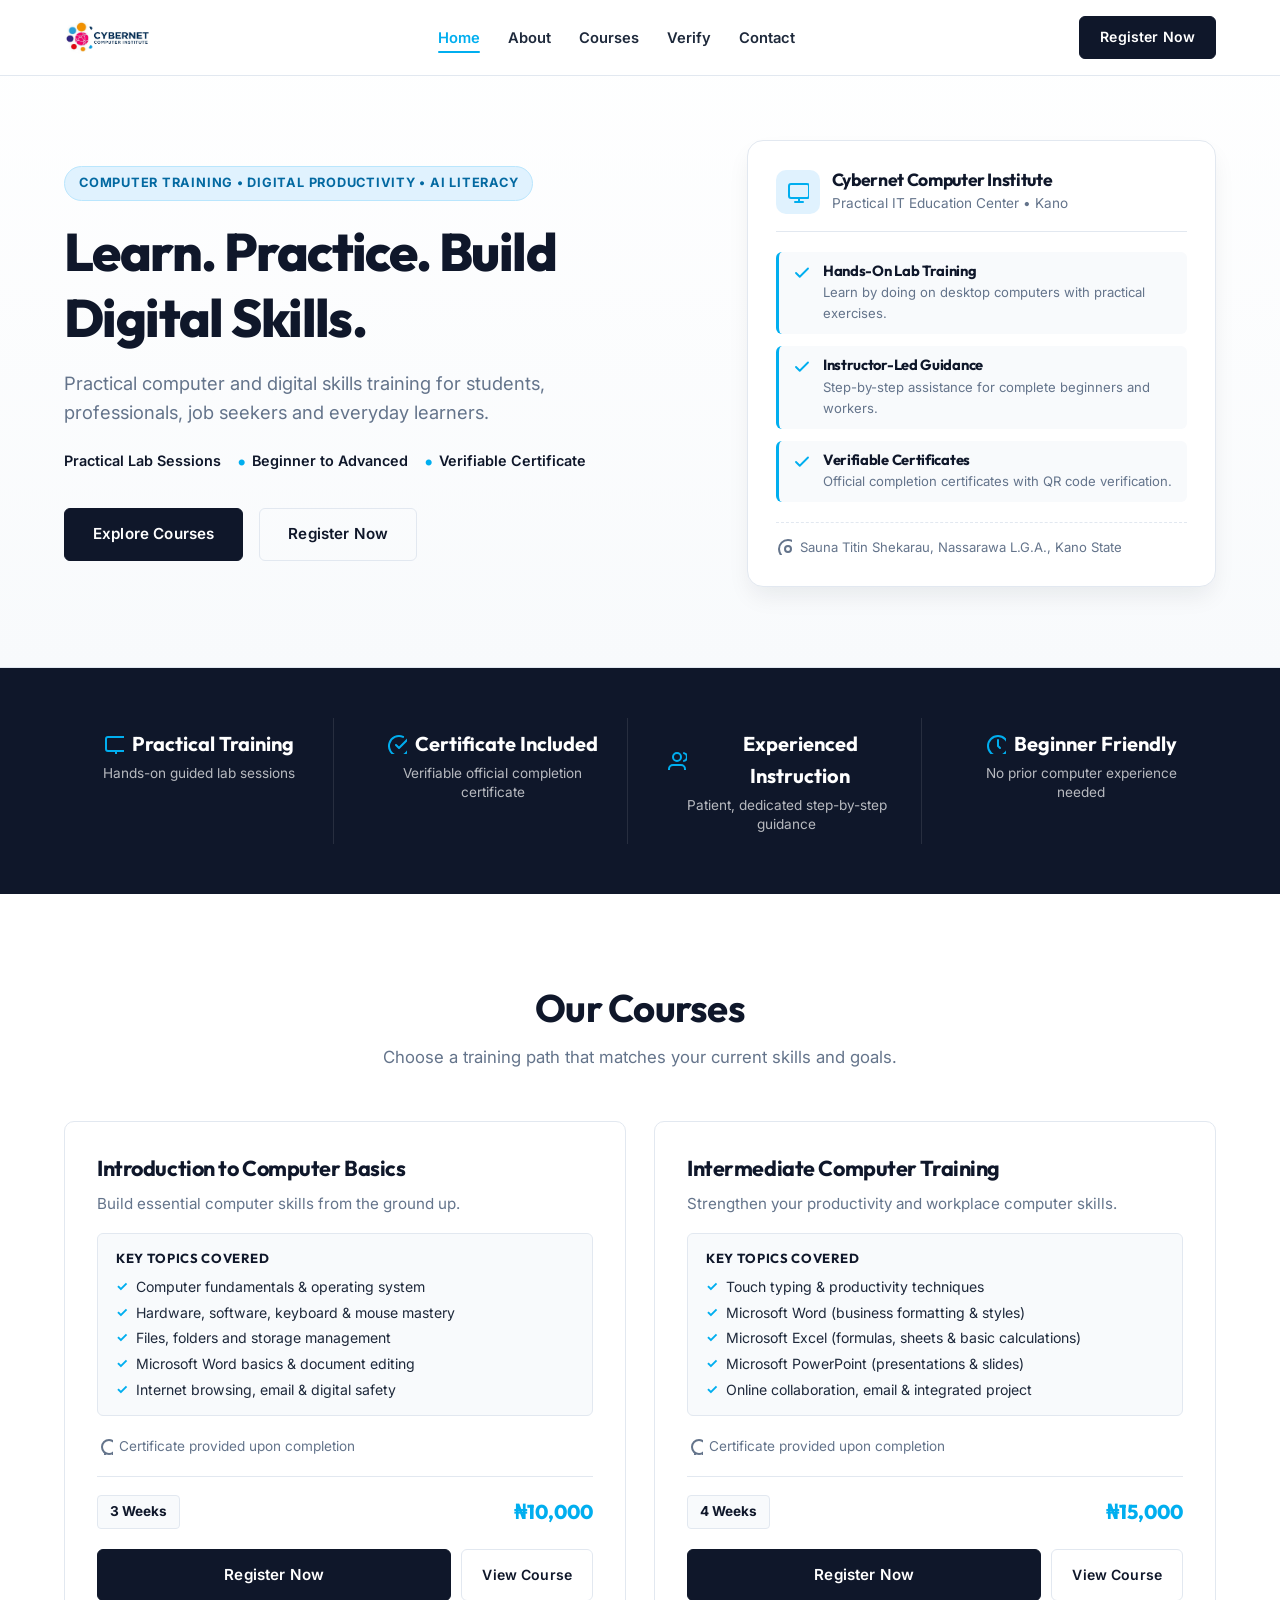
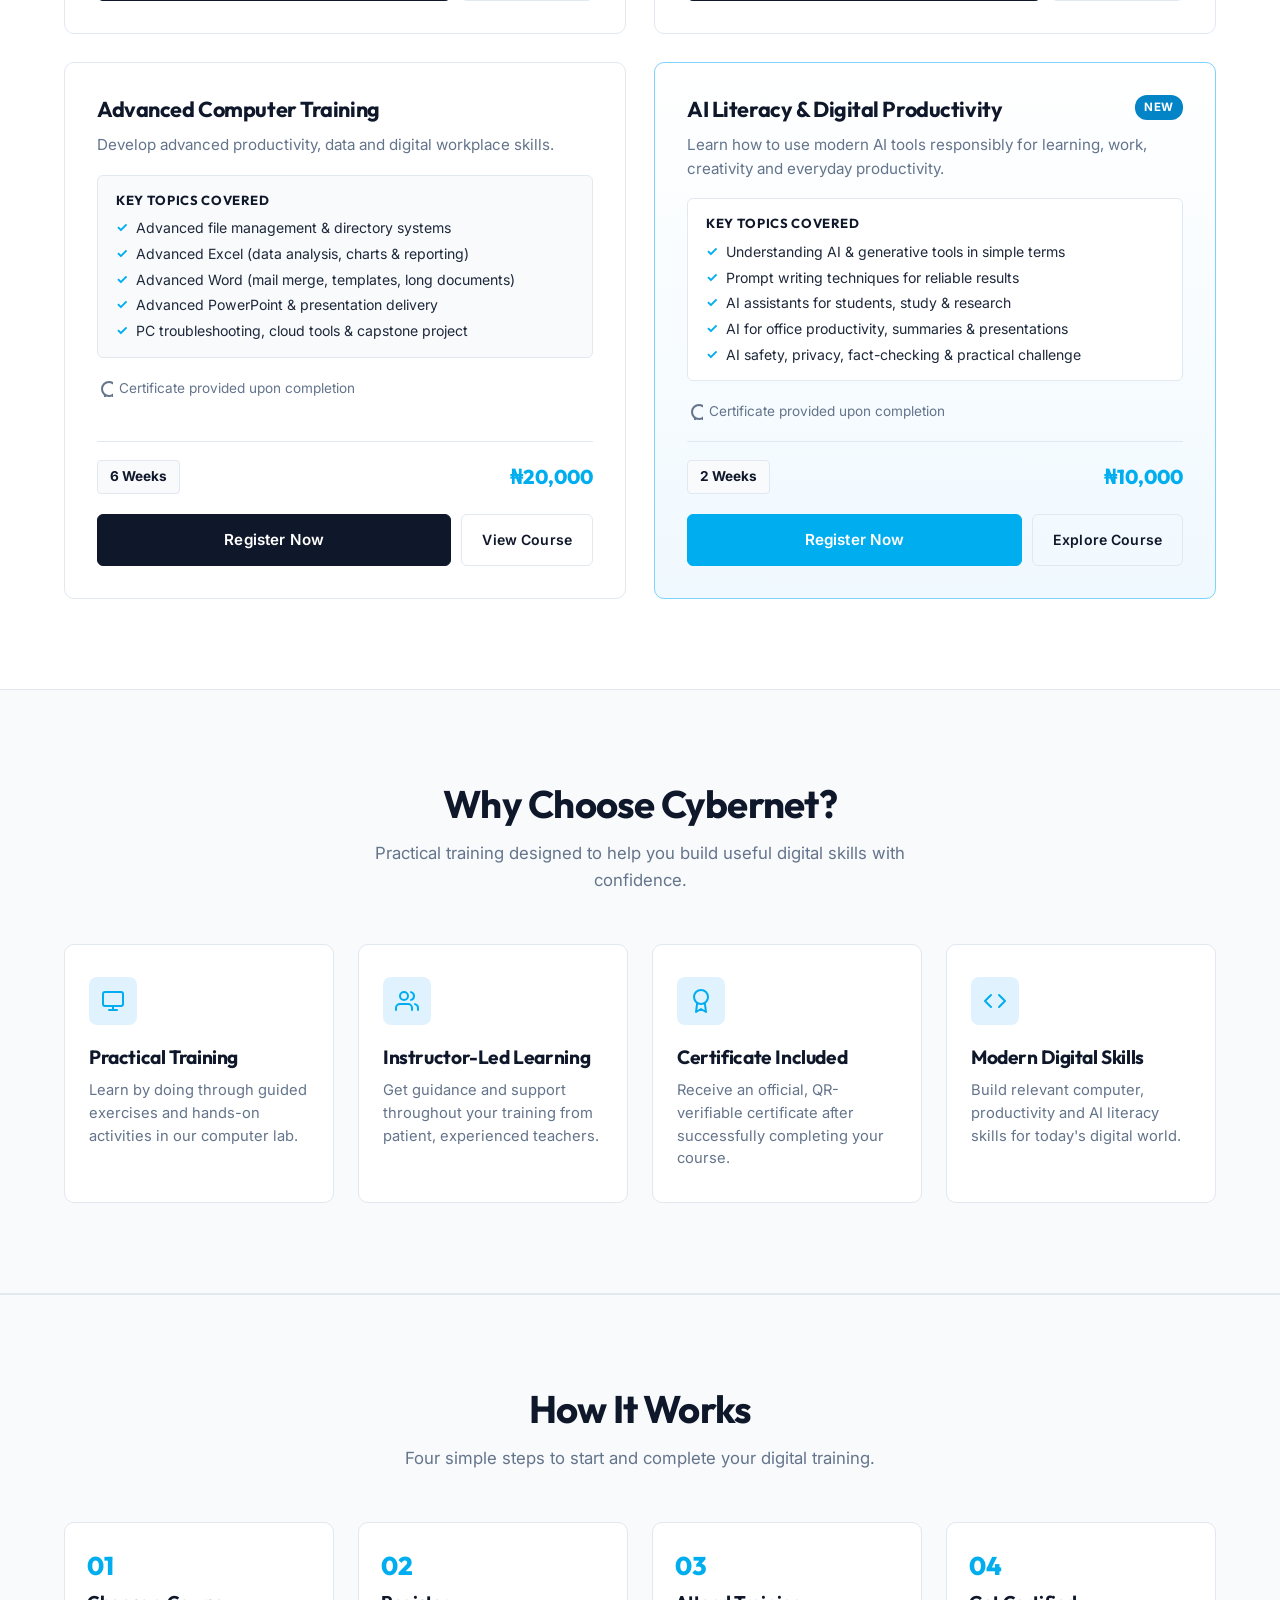
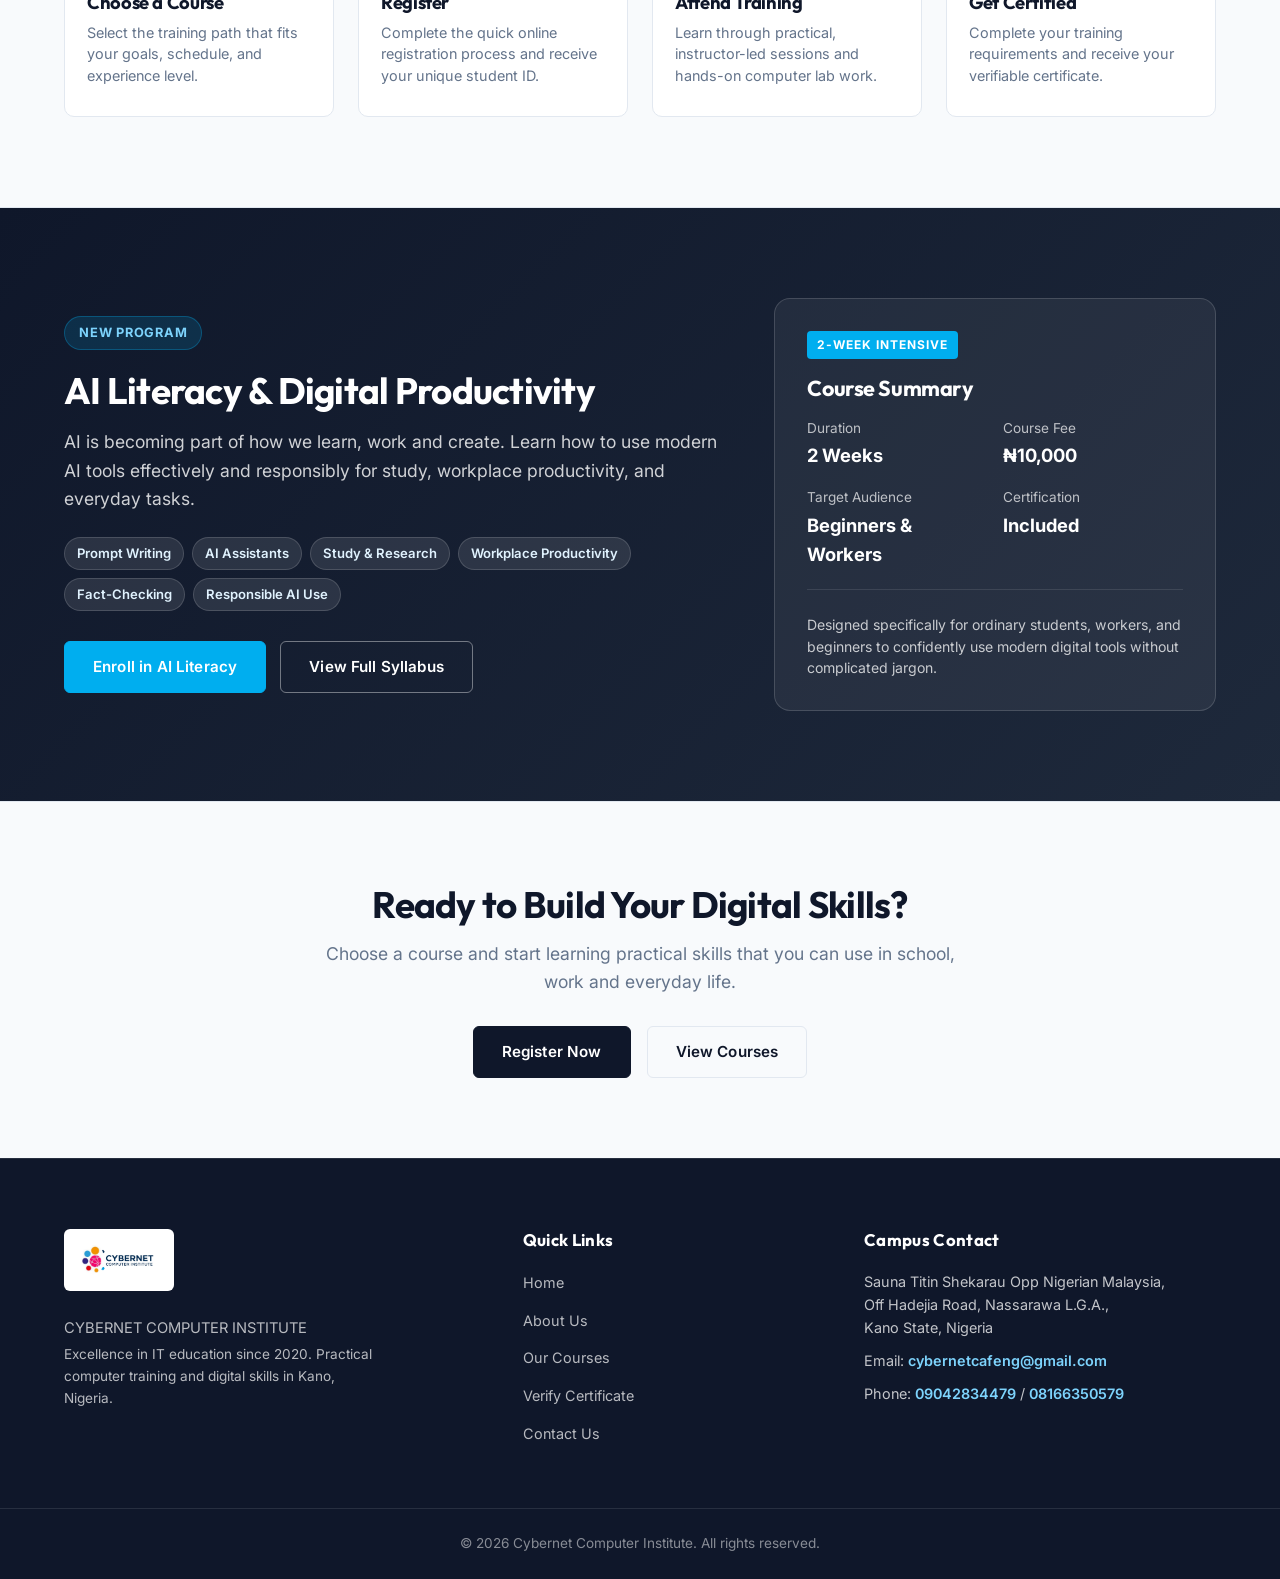
<file: index.html>
<!DOCTYPE html>
<html lang="en">

<head>
    <meta charset="UTF-8">
    <meta name="viewport" content="width=device-width, initial-scale=1.0">
    <title>Cybernet Computer Institute | Computer & AI Training in Kano</title>
    <meta name="description"
        content="Practical computer training, digital productivity, and AI literacy skills for students, job seekers, and professionals in Kano State, Nigeria.">
    <!-- Google Fonts -->
    <link rel="preconnect" href="https://fonts.googleapis.com">
    <link rel="preconnect" href="https://fonts.gstatic.com" crossorigin>
    <link
        href="https://fonts.googleapis.com/css2?family=Inter:wght@400;500;600;700&family=Outfit:wght@500;600;700;800&display=swap"
        rel="stylesheet">
    <link rel="stylesheet" href="style.css">
</head>

<body>

    <!-- Navbar -->
    <nav class="navbar" id="main-navbar">
        <div class="container navbar-content">
            <div class="logo">
                <a href="index.html" class="logo-link">
                    <img src="static/logo.png" alt="Cybernet Computer Institute Logo" class="logo-img">
                </a>
            </div>
            <ul class="nav-links">
                <li><a href="index.html" class="active">Home</a></li>
                <li><a href="about.html">About</a></li>
                <li><a href="courses.html">Courses</a></li>
                <li><a href="verify.html">Verify</a></li>
                <li><a href="contact.html">Contact</a></li>
            </ul>
            <div class="nav-cta">
                <a href="register.html" class="btn btn-primary btn-sm">Register Now</a>
            </div>
            <!-- Mobile Hamburger Button -->
            <button class="mobile-menu-btn" id="mobile-menu-btn" aria-label="Toggle navigation menu" aria-expanded="false">
                <svg xmlns="http://www.w3.org/2000/svg" width="26" height="26" fill="none" stroke="currentColor"
                    stroke-width="2" stroke-linecap="round" stroke-linejoin="round">
                    <line x1="3" y1="12" x2="21" y2="12"></line>
                    <line x1="3" y1="6" x2="21" y2="6"></line>
                    <line x1="3" y1="18" x2="21" y2="18"></line>
                </svg>
            </button>
        </div>
    </nav>

    <!-- Mobile Navigation Drawer -->
    <div class="mobile-nav-drawer" id="mobile-nav-drawer">
        <div class="mobile-nav-links">
            <a href="index.html" class="active">Home</a>
            <a href="about.html">About Us</a>
            <a href="courses.html">Our Courses</a>
            <a href="verify.html">Verify Certificate</a>
            <a href="contact.html">Contact</a>
        </div>
        <a href="register.html" class="btn btn-primary btn-full">Register Now</a>
    </div>

    <!-- Hero Section -->
    <header class="hero">
        <div class="container hero-content">
            <div class="hero-text">
                <span class="label">Computer Training • Digital Productivity • AI Literacy</span>
                <h1>Learn. Practice. Build Digital Skills.</h1>
                <p class="hero-lead">Practical computer and digital skills training for students, professionals, job seekers and everyday learners.</p>
                
                <div class="hero-pills">
                    <span>Practical Lab Sessions</span>
                    <span>Beginner to Advanced</span>
                    <span>Verifiable Certificate</span>
                </div>

                <div class="hero-btns">
                    <a href="#courses" class="btn btn-primary">Explore Courses</a>
                    <a href="register.html" class="btn btn-outline">Register Now</a>
                </div>
            </div>

            <!-- Hero Visual Card -->
            <div class="hero-visual">
                <div class="hero-visual-card">
                    <div class="hero-visual-header">
                        <div class="hero-visual-icon">
                            <svg xmlns="http://www.w3.org/2000/svg" width="22" height="22" fill="none" stroke="currentColor" stroke-width="2" stroke-linecap="round" stroke-linejoin="round">
                                <rect x="2" y="3" width="20" height="14" rx="2" ry="2"></rect>
                                <line x1="8" y1="21" x2="16" y2="21"></line>
                                <line x1="12" y1="17" x2="12" y2="21"></line>
                            </svg>
                        </div>
                        <div class="hero-visual-header-text">
                            <h3>Cybernet Computer Institute</h3>
                            <p>Practical IT Education Center • Kano</p>
                        </div>
                    </div>

                    <div class="hero-features-list">
                        <div class="hero-feature-item">
                            <svg xmlns="http://www.w3.org/2000/svg" width="18" height="18" viewBox="0 0 24 24" fill="none" stroke="currentColor" stroke-width="2.5" stroke-linecap="round" stroke-linejoin="round">
                                <polyline points="20 6 9 17 4 12"></polyline>
                            </svg>
                            <div class="hero-feature-item-text">
                                <h4>Hands-On Lab Training</h4>
                                <p>Learn by doing on desktop computers with practical exercises.</p>
                            </div>
                        </div>

                        <div class="hero-feature-item">
                            <svg xmlns="http://www.w3.org/2000/svg" width="18" height="18" viewBox="0 0 24 24" fill="none" stroke="currentColor" stroke-width="2.5" stroke-linecap="round" stroke-linejoin="round">
                                <polyline points="20 6 9 17 4 12"></polyline>
                            </svg>
                            <div class="hero-feature-item-text">
                                <h4>Instructor-Led Guidance</h4>
                                <p>Step-by-step assistance for complete beginners and workers.</p>
                            </div>
                        </div>

                        <div class="hero-feature-item">
                            <svg xmlns="http://www.w3.org/2000/svg" width="18" height="18" viewBox="0 0 24 24" fill="none" stroke="currentColor" stroke-width="2.5" stroke-linecap="round" stroke-linejoin="round">
                                <polyline points="20 6 9 17 4 12"></polyline>
                            </svg>
                            <div class="hero-feature-item-text">
                                <h4>Verifiable Certificates</h4>
                                <p>Official completion certificates with QR code verification.</p>
                            </div>
                        </div>
                    </div>

                    <div class="hero-campus-badge">
                        <svg xmlns="http://www.w3.org/2000/svg" width="16" height="16" fill="none" stroke="currentColor" stroke-width="2" stroke-linecap="round" stroke-linejoin="round">
                            <path d="M21 10c0 7-9 13-9 13s-9-6-9-13a9 9 0 0 1 18 0z"></path>
                            <circle cx="12" cy="10" r="3"></circle>
                        </svg>
                        <span>Sauna Titin Shekarau, Nassarawa L.G.A., Kano State</span>
                    </div>
                </div>
            </div>
        </div>
    </header>

    <!-- Trust / Highlights Section (Authentic Statements) -->
    <section class="trust-strip">
        <div class="container trust-grid">
            <div class="trust-item">
                <div class="trust-title">
                    <svg xmlns="http://www.w3.org/2000/svg" width="20" height="20" fill="none" stroke="currentColor" stroke-width="2" stroke-linecap="round" stroke-linejoin="round">
                        <rect x="2" y="3" width="20" height="14" rx="2" ry="2"></rect>
                        <line x1="8" y1="21" x2="16" y2="21"></line>
                        <line x1="12" y1="17" x2="12" y2="21"></line>
                    </svg>
                    <span>Practical Training</span>
                </div>
                <p class="trust-desc">Hands-on guided lab sessions</p>
            </div>

            <div class="trust-item">
                <div class="trust-title">
                    <svg xmlns="http://www.w3.org/2000/svg" width="20" height="20" fill="none" stroke="currentColor" stroke-width="2" stroke-linecap="round" stroke-linejoin="round">
                        <path d="M22 11.08V12a10 10 0 1 1-5.93-9.14"></path>
                        <polyline points="22 4 12 14.01 9 11.01"></polyline>
                    </svg>
                    <span>Certificate Included</span>
                </div>
                <p class="trust-desc">Verifiable official completion certificate</p>
            </div>

            <div class="trust-item">
                <div class="trust-title">
                    <svg xmlns="http://www.w3.org/2000/svg" width="20" height="20" fill="none" stroke="currentColor" stroke-width="2" stroke-linecap="round" stroke-linejoin="round">
                        <path d="M17 21v-2a4 4 0 0 0-4-4H5a4 4 0 0 0-4 4v2"></path>
                        <circle cx="9" cy="7" r="4"></circle>
                        <path d="M23 21v-2a4 4 0 0 0-3-3.87"></path>
                        <path d="M16 3.13a4 4 0 0 1 0 7.75"></path>
                    </svg>
                    <span>Experienced Instruction</span>
                </div>
                <p class="trust-desc">Patient, dedicated step-by-step guidance</p>
            </div>

            <div class="trust-item">
                <div class="trust-title">
                    <svg xmlns="http://www.w3.org/2000/svg" width="20" height="20" fill="none" stroke="currentColor" stroke-width="2" stroke-linecap="round" stroke-linejoin="round">
                        <circle cx="12" cy="12" r="10"></circle>
                        <polyline points="12 6 12 12 14 14"></polyline>
                    </svg>
                    <span>Beginner Friendly</span>
                </div>
                <p class="trust-desc">No prior computer experience needed</p>
            </div>
        </div>
    </section>

    <!-- Our Courses Section -->
    <section class="courses" id="courses">
        <div class="container">
            <div class="section-header">
                <h2>Our Courses</h2>
                <p>Choose a training path that matches your current skills and goals.</p>
            </div>

            <div class="course-grid">
                <!-- Course 1 -->
                <div class="course-card">
                    <div class="course-content">
                        <div class="course-header-row">
                            <h3>Introduction to Computer Basics</h3>
                        </div>
                        <p class="course-desc">Build essential computer skills from the ground up.</p>
                        
                        <div class="course-topics-container">
                            <h4>Key Topics Covered</h4>
                            <ul class="course-topics-list">
                                <li>Computer fundamentals & operating system</li>
                                <li>Hardware, software, keyboard & mouse mastery</li>
                                <li>Files, folders and storage management</li>
                                <li>Microsoft Word basics & document editing</li>
                                <li>Internet browsing, email & digital safety</li>
                            </ul>
                        </div>

                        <div class="course-cert-info">
                            <svg xmlns="http://www.w3.org/2000/svg" width="16" height="16" fill="none" stroke="currentColor" stroke-width="2" stroke-linecap="round" stroke-linejoin="round">
                                <circle cx="12" cy="8" r="7"></circle>
                                <polyline points="8.21 13.89 7 23 12 20 17 23 15.79 13.88"></polyline>
                            </svg>
                            <span>Certificate provided upon completion</span>
                        </div>

                        <div class="course-meta">
                            <span class="duration">3 Weeks</span>
                            <span class="price">₦10,000</span>
                        </div>

                        <div style="display: flex; gap: 10px; margin-top: 20px;">
                            <a href="register.html?course=Introduction%20to%20Computer%20Basics" class="btn btn-primary" style="flex: 1;">Register Now</a>
                            <a href="courses.html" class="btn btn-outline btn-sm">View Course</a>
                        </div>
                    </div>
                </div>

                <!-- Course 2 -->
                <div class="course-card">
                    <div class="course-content">
                        <div class="course-header-row">
                            <h3>Intermediate Computer Training</h3>
                        </div>
                        <p class="course-desc">Strengthen your productivity and workplace computer skills.</p>
                        
                        <div class="course-topics-container">
                            <h4>Key Topics Covered</h4>
                            <ul class="course-topics-list">
                                <li>Touch typing & productivity techniques</li>
                                <li>Microsoft Word (business formatting & styles)</li>
                                <li>Microsoft Excel (formulas, sheets & basic calculations)</li>
                                <li>Microsoft PowerPoint (presentations & slides)</li>
                                <li>Online collaboration, email & integrated project</li>
                            </ul>
                        </div>

                        <div class="course-cert-info">
                            <svg xmlns="http://www.w3.org/2000/svg" width="16" height="16" fill="none" stroke="currentColor" stroke-width="2" stroke-linecap="round" stroke-linejoin="round">
                                <circle cx="12" cy="8" r="7"></circle>
                                <polyline points="8.21 13.89 7 23 12 20 17 23 15.79 13.88"></polyline>
                            </svg>
                            <span>Certificate provided upon completion</span>
                        </div>

                        <div class="course-meta">
                            <span class="duration">4 Weeks</span>
                            <span class="price">₦15,000</span>
                        </div>

                        <div style="display: flex; gap: 10px; margin-top: 20px;">
                            <a href="register.html?course=Intermediate%20Computer%20Training" class="btn btn-primary" style="flex: 1;">Register Now</a>
                            <a href="courses.html" class="btn btn-outline btn-sm">View Course</a>
                        </div>
                    </div>
                </div>

                <!-- Course 3 -->
                <div class="course-card">
                    <div class="course-content">
                        <div class="course-header-row">
                            <h3>Advanced Computer Training</h3>
                        </div>
                        <p class="course-desc">Develop advanced productivity, data and digital workplace skills.</p>
                        
                        <div class="course-topics-container">
                            <h4>Key Topics Covered</h4>
                            <ul class="course-topics-list">
                                <li>Advanced file management & directory systems</li>
                                <li>Advanced Excel (data analysis, charts & reporting)</li>
                                <li>Advanced Word (mail merge, templates, long documents)</li>
                                <li>Advanced PowerPoint & presentation delivery</li>
                                <li>PC troubleshooting, cloud tools & capstone project</li>
                            </ul>
                        </div>

                        <div class="course-cert-info">
                            <svg xmlns="http://www.w3.org/2000/svg" width="16" height="16" fill="none" stroke="currentColor" stroke-width="2" stroke-linecap="round" stroke-linejoin="round">
                                <circle cx="12" cy="8" r="7"></circle>
                                <polyline points="8.21 13.89 7 23 12 20 17 23 15.79 13.88"></polyline>
                            </svg>
                            <span>Certificate provided upon completion</span>
                        </div>

                        <div class="course-meta">
                            <span class="duration">6 Weeks</span>
                            <span class="price">₦20,000</span>
                        </div>

                        <div style="display: flex; gap: 10px; margin-top: 20px;">
                            <a href="register.html?course=Advanced%20Computer%20Training" class="btn btn-primary" style="flex: 1;">Register Now</a>
                            <a href="courses.html" class="btn btn-outline btn-sm">View Course</a>
                        </div>
                    </div>
                </div>

                <!-- Course 4 -->
                <div class="course-card highlighted-course">
                    <div class="course-content">
                        <div class="course-header-row">
                            <h3>AI Literacy & Digital Productivity</h3>
                            <span class="badge-new">NEW</span>
                        </div>
                        <p class="course-desc">Learn how to use modern AI tools responsibly for learning, work, creativity and everyday productivity.</p>
                        
                        <div class="course-topics-container">
                            <h4>Key Topics Covered</h4>
                            <ul class="course-topics-list">
                                <li>Understanding AI & generative tools in simple terms</li>
                                <li>Prompt writing techniques for reliable results</li>
                                <li>AI assistants for students, study & research</li>
                                <li>AI for office productivity, summaries & presentations</li>
                                <li>AI safety, privacy, fact-checking & practical challenge</li>
                            </ul>
                        </div>

                        <div class="course-cert-info">
                            <svg xmlns="http://www.w3.org/2000/svg" width="16" height="16" fill="none" stroke="currentColor" stroke-width="2" stroke-linecap="round" stroke-linejoin="round">
                                <circle cx="12" cy="8" r="7"></circle>
                                <polyline points="8.21 13.89 7 23 12 20 17 23 15.79 13.88"></polyline>
                            </svg>
                            <span>Certificate provided upon completion</span>
                        </div>

                        <div class="course-meta">
                            <span class="duration">2 Weeks</span>
                            <span class="price">₦10,000</span>
                        </div>

                        <div style="display: flex; gap: 10px; margin-top: 20px;">
                            <a href="register.html?course=AI%20Literacy%20%26%20Digital%20Productivity" class="btn btn-accent" style="flex: 1;">Register Now</a>
                            <a href="courses.html" class="btn btn-outline btn-sm">Explore Course</a>
                        </div>
                    </div>
                </div>
            </div>
        </div>
    </section>

    <!-- Why Choose Cybernet Section (4 Cards) -->
    <section class="features" style="background-color: var(--bg-light); border-top: 1px solid var(--border-color); border-bottom: 1px solid var(--border-color);">
        <div class="container">
            <div class="section-header">
                <h2>Why Choose Cybernet?</h2>
                <p>Practical training designed to help you build useful digital skills with confidence.</p>
            </div>

            <div class="feature-grid">
                <!-- Card 1 -->
                <div class="feature-card">
                    <div class="feature-icon">
                        <svg xmlns="http://www.w3.org/2000/svg" width="24" height="24" fill="none" stroke="currentColor" stroke-width="2" stroke-linecap="round" stroke-linejoin="round">
                            <rect x="2" y="3" width="20" height="14" rx="2" ry="2"></rect>
                            <line x1="8" y1="21" x2="16" y2="21"></line>
                            <line x1="12" y1="17" x2="12" y2="21"></line>
                        </svg>
                    </div>
                    <h3>Practical Training</h3>
                    <p>Learn by doing through guided exercises and hands-on activities in our computer lab.</p>
                </div>

                <!-- Card 2 -->
                <div class="feature-card">
                    <div class="feature-icon">
                        <svg xmlns="http://www.w3.org/2000/svg" width="24" height="24" fill="none" stroke="currentColor" stroke-width="2" stroke-linecap="round" stroke-linejoin="round">
                            <path d="M17 21v-2a4 4 0 0 0-4-4H5a4 4 0 0 0-4 4v2"></path>
                            <circle cx="9" cy="7" r="4"></circle>
                            <path d="M23 21v-2a4 4 0 0 0-3-3.87"></path>
                            <path d="M16 3.13a4 4 0 0 1 0 7.75"></path>
                        </svg>
                    </div>
                    <h3>Instructor-Led Learning</h3>
                    <p>Get guidance and support throughout your training from patient, experienced teachers.</p>
                </div>

                <!-- Card 3 -->
                <div class="feature-card">
                    <div class="feature-icon">
                        <svg xmlns="http://www.w3.org/2000/svg" width="24" height="24" fill="none" stroke="currentColor" stroke-width="2" stroke-linecap="round" stroke-linejoin="round">
                            <circle cx="12" cy="8" r="7"></circle>
                            <polyline points="8.21 13.89 7 23 12 20 17 23 15.79 13.88"></polyline>
                        </svg>
                    </div>
                    <h3>Certificate Included</h3>
                    <p>Receive an official, QR-verifiable certificate after successfully completing your course.</p>
                </div>

                <!-- Card 4 -->
                <div class="feature-card">
                    <div class="feature-icon">
                        <svg xmlns="http://www.w3.org/2000/svg" width="24" height="24" fill="none" stroke="currentColor" stroke-width="2" stroke-linecap="round" stroke-linejoin="round">
                            <polyline points="16 18 22 12 16 6"></polyline>
                            <polyline points="8 6 2 12 8 18"></polyline>
                        </svg>
                    </div>
                    <h3>Modern Digital Skills</h3>
                    <p>Build relevant computer, productivity and AI literacy skills for today's digital world.</p>
                </div>
            </div>
        </div>
    </section>

    <!-- How Training Works Section (4 Steps) -->
    <section class="how-it-works">
        <div class="container">
            <div class="section-header">
                <h2>How It Works</h2>
                <p>Four simple steps to start and complete your digital training.</p>
            </div>

            <div class="steps-grid">
                <div class="step-card">
                    <div class="step-num">01</div>
                    <h3>Choose a Course</h3>
                    <p>Select the training path that fits your goals, schedule, and experience level.</p>
                </div>

                <div class="step-card">
                    <div class="step-num">02</div>
                    <h3>Register</h3>
                    <p>Complete the quick online registration process and receive your unique student ID.</p>
                </div>

                <div class="step-card">
                    <div class="step-num">03</div>
                    <h3>Attend Training</h3>
                    <p>Learn through practical, instructor-led sessions and hands-on computer lab work.</p>
                </div>

                <div class="step-card">
                    <div class="step-num">04</div>
                    <h3>Get Certified</h3>
                    <p>Complete your training requirements and receive your verifiable certificate.</p>
                </div>
            </div>
        </div>
    </section>

    <!-- AI Literacy Feature Section -->
    <section class="ai-feature-section">
        <div class="container ai-feature-content">
            <div class="ai-feature-text">
                <span class="label" style="background: rgba(0, 174, 239, 0.15); color: #7DD3FC; border-color: rgba(0, 174, 239, 0.3);">New Program</span>
                <h2>AI Literacy & Digital Productivity</h2>
                <p class="ai-lead">AI is becoming part of how we learn, work and create. Learn how to use modern AI tools effectively and responsibly for study, workplace productivity, and everyday tasks.</p>
                
                <div class="ai-pill-tags">
                    <span class="ai-pill-tag">Prompt Writing</span>
                    <span class="ai-pill-tag">AI Assistants</span>
                    <span class="ai-pill-tag">Study & Research</span>
                    <span class="ai-pill-tag">Workplace Productivity</span>
                    <span class="ai-pill-tag">Fact-Checking</span>
                    <span class="ai-pill-tag">Responsible AI Use</span>
                </div>

                <div style="display: flex; gap: 14px; flex-wrap: wrap;">
                    <a href="register.html?course=AI%20Literacy%20%26%20Digital%20Productivity" class="btn btn-accent">Enroll in AI Literacy</a>
                    <a href="courses.html" class="btn btn-outline-white">View Full Syllabus</a>
                </div>
            </div>

            <div class="ai-feature-card">
                <span class="ai-card-badge">2-Week Intensive</span>
                <h3>Course Summary</h3>
                
                <div class="ai-spec-grid">
                    <div class="ai-spec-item">
                        Duration
                        <strong>2 Weeks</strong>
                    </div>
                    <div class="ai-spec-item">
                        Course Fee
                        <strong>₦10,000</strong>
                    </div>
                    <div class="ai-spec-item">
                        Target Audience
                        <strong>Beginners & Workers</strong>
                    </div>
                    <div class="ai-spec-item">
                        Certification
                        <strong>Included</strong>
                    </div>
                </div>

                <p style="font-size: 0.88rem; color: rgba(255, 255, 255, 0.75); line-height: 1.5; margin: 0;">
                    Designed specifically for ordinary students, workers, and beginners to confidently use modern digital tools without complicated jargon.
                </p>
            </div>
        </div>
    </section>

    <!-- Final Registration CTA -->
    <section class="final-cta">
        <div class="container final-cta-box">
            <h2>Ready to Build Your Digital Skills?</h2>
            <p>Choose a course and start learning practical skills that you can use in school, work and everyday life.</p>
            <div class="final-cta-btns">
                <a href="register.html" class="btn btn-primary">Register Now</a>
                <a href="courses.html" class="btn btn-outline">View Courses</a>
            </div>
        </div>
    </section>

    <!-- Footer -->
    <footer class="footer">
        <div class="container footer-content">
            <div class="footer-info">
                <div class="logo-box">
                    <img src="static/logo.png" alt="Cybernet Computer Institute Logo" class="logo-img">
                </div>
                <p>CYBERNET COMPUTER INSTITUTE</p>
                <p style="font-size: 0.85rem; margin-top: 4px;">Excellence in IT education since 2020. Practical computer training and digital skills in Kano, Nigeria.</p>
            </div>
            <div class="footer-links">
                <h4>Quick Links</h4>
                <ul>
                    <li><a href="index.html">Home</a></li>
                    <li><a href="about.html">About Us</a></li>
                    <li><a href="courses.html">Our Courses</a></li>
                    <li><a href="verify.html">Verify Certificate</a></li>
                    <li><a href="contact.html">Contact Us</a></li>
                </ul>
            </div>
            <div class="footer-contact">
                <h4>Campus Contact</h4>
                <p>
                    Sauna Titin Shekarau Opp Nigerian Malaysia,<br>
                    Off Hadejia Road, Nassarawa L.G.A.,<br>
                    Kano State, Nigeria
                </p>
                <p>Email: <a href="mailto:cybernetcafeng@gmail.com">cybernetcafeng@gmail.com</a></p>
                <p>Phone: <a href="tel:09042834479">09042834479</a> / <a href="tel:08166350579">08166350579</a></p>
            </div>
        </div>
        <div class="footer-bottom">
            <div class="container">
                <p>&copy; 2026 Cybernet Computer Institute. All rights reserved.</p>
            </div>
        </div>
    </footer>

    <script src="script.js"></script>
</body>

</html>
</file>
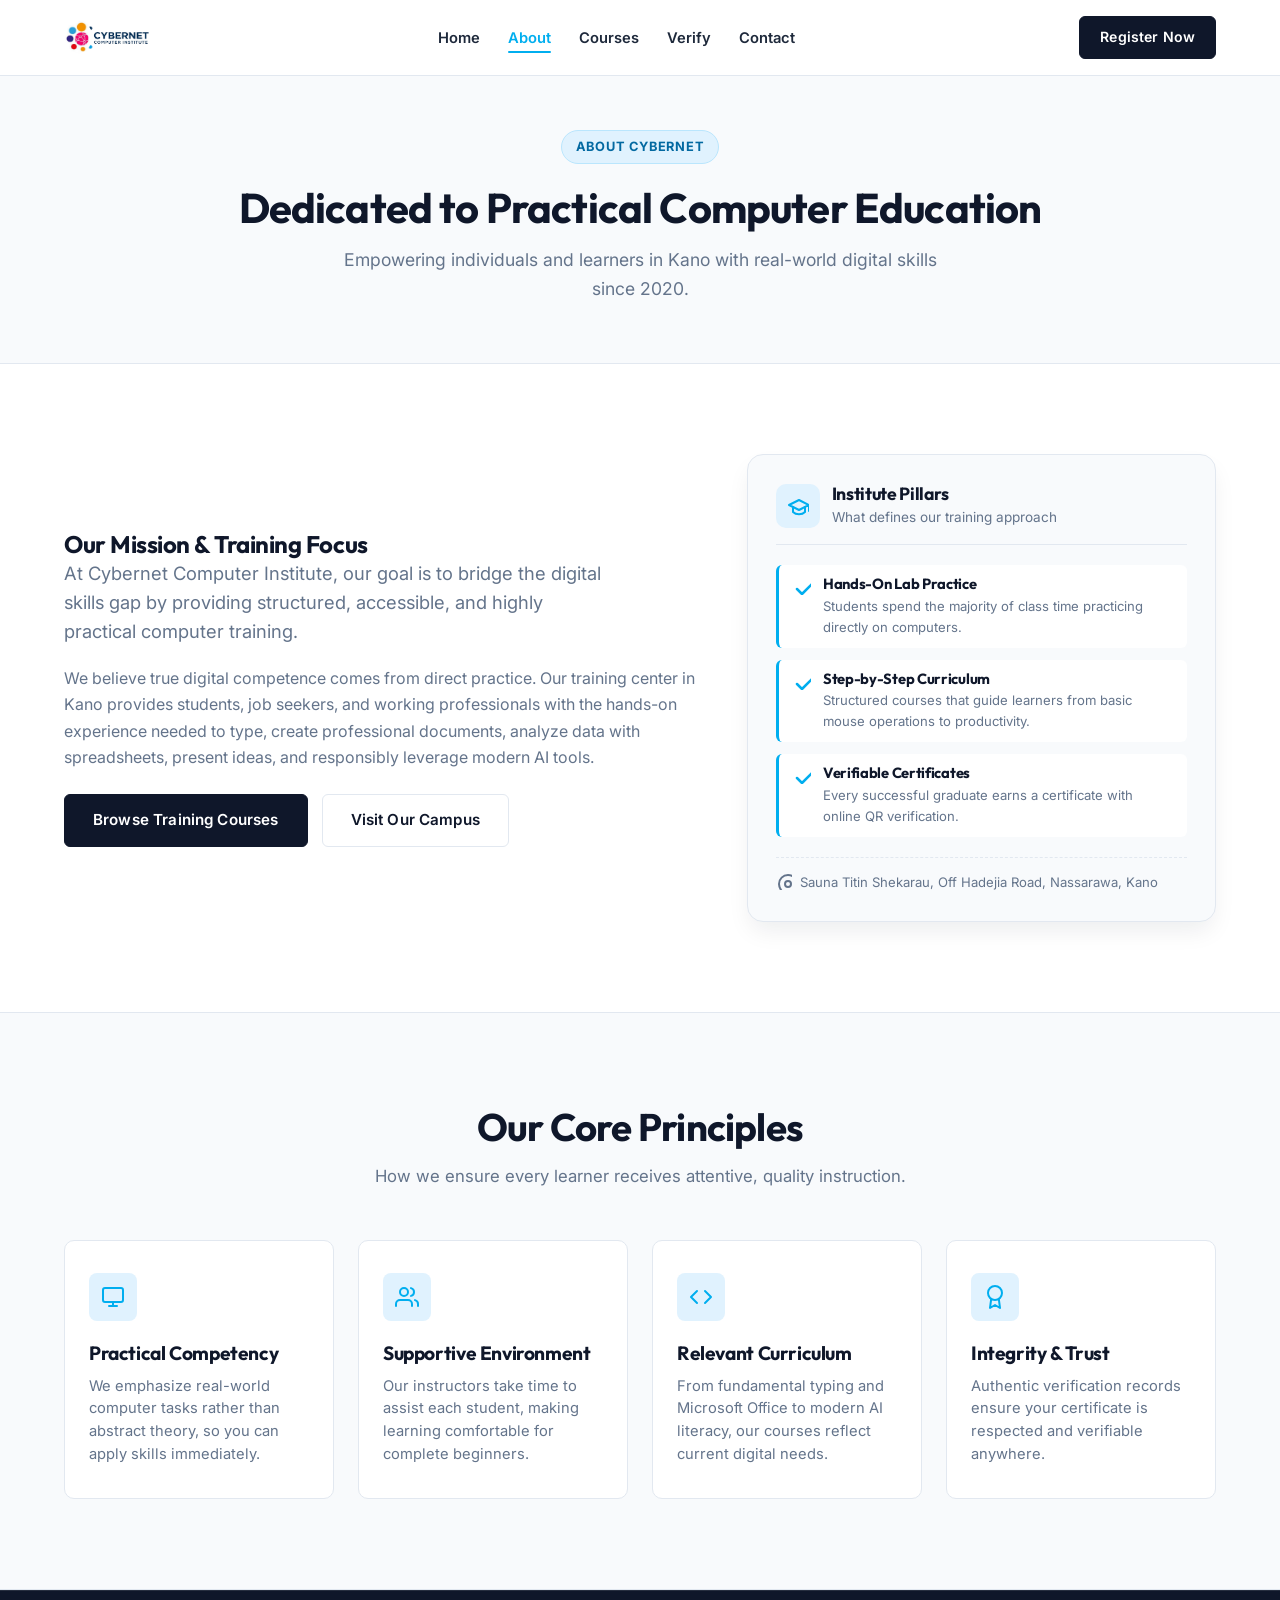
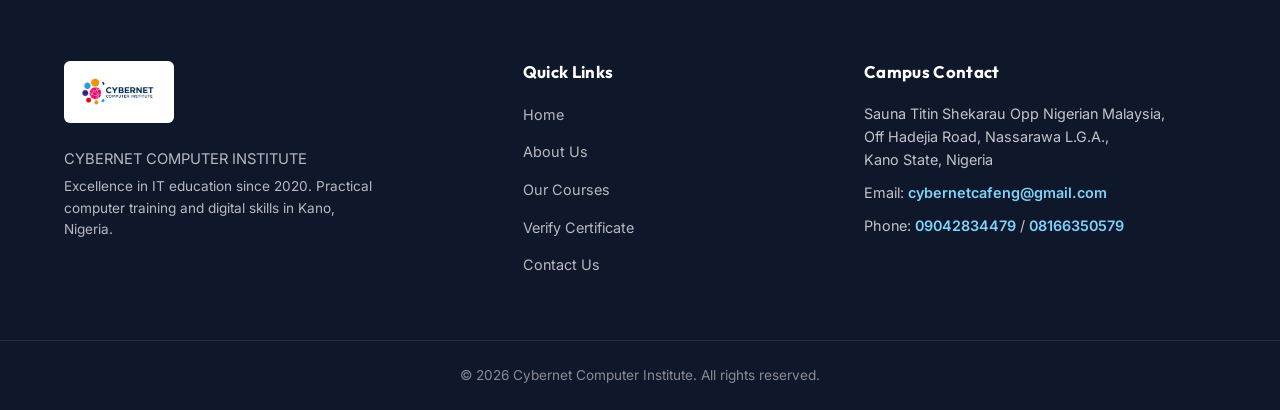
<file: about.html>
<!DOCTYPE html>
<html lang="en">
<head>
    <meta charset="UTF-8">
    <meta name="viewport" content="width=device-width, initial-scale=1.0">
    <title>About Us | Cybernet Computer Institute</title>
    <meta name="description" content="Learn about Cybernet Computer Institute in Kano State, Nigeria. Dedicated to practical IT education, digital productivity, and AI literacy.">
    <link rel="preconnect" href="https://fonts.googleapis.com">
    <link rel="preconnect" href="https://fonts.gstatic.com" crossorigin>
    <link href="https://fonts.googleapis.com/css2?family=Inter:wght@400;500;600;700&family=Outfit:wght@500;600;700;800&display=swap" rel="stylesheet">
    <link rel="stylesheet" href="style.css">
</head>
<body>

    <!-- Navbar -->
    <nav class="navbar" id="main-navbar">
        <div class="container navbar-content">
            <div class="logo">
                <a href="index.html" class="logo-link">
                    <img src="static/logo.png" alt="Cybernet Computer Institute Logo" class="logo-img">
                </a>
            </div>
            <ul class="nav-links">
                <li><a href="index.html">Home</a></li>
                <li><a href="about.html" class="active">About</a></li>
                <li><a href="courses.html">Courses</a></li>
                <li><a href="verify.html">Verify</a></li>
                <li><a href="contact.html">Contact</a></li>
            </ul>
            <div class="nav-cta">
                <a href="register.html" class="btn btn-primary btn-sm">Register Now</a>
            </div>
            <!-- Mobile Menu Toggle Button -->
            <button class="mobile-menu-btn" id="mobile-menu-btn" aria-label="Toggle navigation menu" aria-expanded="false">
                <svg xmlns="http://www.w3.org/2000/svg" width="26" height="26" fill="none" stroke="currentColor"
                    stroke-width="2" stroke-linecap="round" stroke-linejoin="round">
                    <line x1="3" y1="12" x2="21" y2="12"></line>
                    <line x1="3" y1="6" x2="21" y2="6"></line>
                    <line x1="3" y1="18" x2="21" y2="18"></line>
                </svg>
            </button>
        </div>
    </nav>

    <!-- Mobile Navigation Drawer -->
    <div class="mobile-nav-drawer" id="mobile-nav-drawer">
        <div class="mobile-nav-links">
            <a href="index.html">Home</a>
            <a href="about.html" class="active">About Us</a>
            <a href="courses.html">Our Courses</a>
            <a href="verify.html">Verify Certificate</a>
            <a href="contact.html">Contact</a>
        </div>
        <a href="register.html" class="btn btn-primary btn-full">Register Now</a>
    </div>

    <!-- Page Header -->
    <header class="page-header">
        <div class="container">
            <span class="label">About Cybernet</span>
            <h1>Dedicated to Practical Computer Education</h1>
            <p>Empowering individuals and learners in Kano with real-world digital skills since 2020.</p>
        </div>
    </header>

    <!-- Mission & Overview Section -->
    <section class="features" style="background-color: var(--white);">
        <div class="container">
            <div class="hero-content">
                <div class="hero-text">
                    <h2>Our Mission & Training Focus</h2>
                    <p class="hero-lead">At Cybernet Computer Institute, our goal is to bridge the digital skills gap by providing structured, accessible, and highly practical computer training.</p>
                    <p style="color: var(--text-muted); margin-bottom: 24px; line-height: 1.65;">We believe true digital competence comes from direct practice. Our training center in Kano provides students, job seekers, and working professionals with the hands-on experience needed to type, create professional documents, analyze data with spreadsheets, present ideas, and responsibly leverage modern AI tools.</p>
                    
                    <div style="display: flex; gap: 14px; flex-wrap: wrap;">
                        <a href="courses.html" class="btn btn-primary">Browse Training Courses</a>
                        <a href="contact.html" class="btn btn-outline">Visit Our Campus</a>
                    </div>
                </div>

                <!-- Neutral Educational Card -->
                <div class="hero-visual-card" style="background: var(--bg-light);">
                    <div class="hero-visual-header">
                        <div class="hero-visual-icon">
                            <svg xmlns="http://www.w3.org/2000/svg" width="22" height="22" fill="none" stroke="currentColor" stroke-width="2" stroke-linecap="round" stroke-linejoin="round">
                                <path d="M22 10v6M2 10l10-5 10 5-10 5z"></path>
                                <path d="M6 12v5c3 3 9 3 12 0v-5"></path>
                            </svg>
                        </div>
                        <div class="hero-visual-header-text">
                            <h3>Institute Pillars</h3>
                            <p>What defines our training approach</p>
                        </div>
                    </div>

                    <div class="hero-features-list">
                        <div class="hero-feature-item" style="background: var(--white);">
                            <svg xmlns="http://www.w3.org/2000/svg" width="18" height="18" fill="none" stroke="currentColor" stroke-width="2.5" stroke-linecap="round" stroke-linejoin="round">
                                <polyline points="20 6 9 17 4 12"></polyline>
                            </svg>
                            <div class="hero-feature-item-text">
                                <h4>Hands-On Lab Practice</h4>
                                <p>Students spend the majority of class time practicing directly on computers.</p>
                            </div>
                        </div>

                        <div class="hero-feature-item" style="background: var(--white);">
                            <svg xmlns="http://www.w3.org/2000/svg" width="18" height="18" fill="none" stroke="currentColor" stroke-width="2.5" stroke-linecap="round" stroke-linejoin="round">
                                <polyline points="20 6 9 17 4 12"></polyline>
                            </svg>
                            <div class="hero-feature-item-text">
                                <h4>Step-by-Step Curriculum</h4>
                                <p>Structured courses that guide learners from basic mouse operations to productivity.</p>
                            </div>
                        </div>

                        <div class="hero-feature-item" style="background: var(--white);">
                            <svg xmlns="http://www.w3.org/2000/svg" width="18" height="18" fill="none" stroke="currentColor" stroke-width="2.5" stroke-linecap="round" stroke-linejoin="round">
                                <polyline points="20 6 9 17 4 12"></polyline>
                            </svg>
                            <div class="hero-feature-item-text">
                                <h4>Verifiable Certificates</h4>
                                <p>Every successful graduate earns a certificate with online QR verification.</p>
                            </div>
                        </div>
                    </div>

                    <div class="hero-campus-badge">
                        <svg xmlns="http://www.w3.org/2000/svg" width="16" height="16" fill="none" stroke="currentColor" stroke-width="2" stroke-linecap="round" stroke-linejoin="round">
                            <path d="M21 10c0 7-9 13-9 13s-9-6-9-13a9 9 0 0 1 18 0z"></path>
                            <circle cx="12" cy="10" r="3"></circle>
                        </svg>
                        <span>Sauna Titin Shekarau, Off Hadejia Road, Nassarawa, Kano</span>
                    </div>
                </div>
            </div>
        </div>
    </section>

    <!-- Core Values Section -->
    <section class="features" style="background-color: var(--bg-light); border-top: 1px solid var(--border-color); border-bottom: 1px solid var(--border-color);">
        <div class="container">
            <div class="section-header">
                <h2>Our Core Principles</h2>
                <p>How we ensure every learner receives attentive, quality instruction.</p>
            </div>

            <div class="feature-grid">
                <div class="feature-card">
                    <div class="feature-icon">
                        <svg xmlns="http://www.w3.org/2000/svg" width="24" height="24" fill="none" stroke="currentColor" stroke-width="2" stroke-linecap="round" stroke-linejoin="round">
                            <rect x="2" y="3" width="20" height="14" rx="2" ry="2"></rect>
                            <line x1="8" y1="21" x2="16" y2="21"></line>
                            <line x1="12" y1="17" x2="12" y2="21"></line>
                        </svg>
                    </div>
                    <h3>Practical Competency</h3>
                    <p>We emphasize real-world computer tasks rather than abstract theory, so you can apply skills immediately.</p>
                </div>

                <div class="feature-card">
                    <div class="feature-icon">
                        <svg xmlns="http://www.w3.org/2000/svg" width="24" height="24" fill="none" stroke="currentColor" stroke-width="2" stroke-linecap="round" stroke-linejoin="round">
                            <path d="M17 21v-2a4 4 0 0 0-4-4H5a4 4 0 0 0-4 4v2"></path>
                            <circle cx="9" cy="7" r="4"></circle>
                            <path d="M23 21v-2a4 4 0 0 0-3-3.87"></path>
                            <path d="M16 3.13a4 4 0 0 1 0 7.75"></path>
                        </svg>
                    </div>
                    <h3>Supportive Environment</h3>
                    <p>Our instructors take time to assist each student, making learning comfortable for complete beginners.</p>
                </div>

                <div class="feature-card">
                    <div class="feature-icon">
                        <svg xmlns="http://www.w3.org/2000/svg" width="24" height="24" fill="none" stroke="currentColor" stroke-width="2" stroke-linecap="round" stroke-linejoin="round">
                            <polyline points="16 18 22 12 16 6"></polyline>
                            <polyline points="8 6 2 12 8 18"></polyline>
                        </svg>
                    </div>
                    <h3>Relevant Curriculum</h3>
                    <p>From fundamental typing and Microsoft Office to modern AI literacy, our courses reflect current digital needs.</p>
                </div>

                <div class="feature-card">
                    <div class="feature-icon">
                        <svg xmlns="http://www.w3.org/2000/svg" width="24" height="24" fill="none" stroke="currentColor" stroke-width="2" stroke-linecap="round" stroke-linejoin="round">
                            <circle cx="12" cy="8" r="7"></circle>
                            <polyline points="8.21 13.89 7 23 12 20 17 23 15.79 13.88"></polyline>
                        </svg>
                    </div>
                    <h3>Integrity & Trust</h3>
                    <p>Authentic verification records ensure your certificate is respected and verifiable anywhere.</p>
                </div>
            </div>
        </div>
    </section>

    <!-- Footer -->
    <footer class="footer">
        <div class="container footer-content">
            <div class="footer-info">
                <div class="logo-box">
                    <img src="static/logo.png" alt="Cybernet Computer Institute Logo" class="logo-img">
                </div>
                <p>CYBERNET COMPUTER INSTITUTE</p>
                <p style="font-size: 0.85rem; margin-top: 4px;">Excellence in IT education since 2020. Practical computer training and digital skills in Kano, Nigeria.</p>
            </div>
            <div class="footer-links">
                <h4>Quick Links</h4>
                <ul>
                    <li><a href="index.html">Home</a></li>
                    <li><a href="about.html">About Us</a></li>
                    <li><a href="courses.html">Our Courses</a></li>
                    <li><a href="verify.html">Verify Certificate</a></li>
                    <li><a href="contact.html">Contact Us</a></li>
                </ul>
            </div>
            <div class="footer-contact">
                <h4>Campus Contact</h4>
                <p>
                    Sauna Titin Shekarau Opp Nigerian Malaysia,<br>
                    Off Hadejia Road, Nassarawa L.G.A.,<br>
                    Kano State, Nigeria
                </p>
                <p>Email: <a href="mailto:cybernetcafeng@gmail.com">cybernetcafeng@gmail.com</a></p>
                <p>Phone: <a href="tel:09042834479">09042834479</a> / <a href="tel:08166350579">08166350579</a></p>
            </div>
        </div>
        <div class="footer-bottom">
            <div class="container">
                <p>&copy; 2026 Cybernet Computer Institute. All rights reserved.</p>
            </div>
        </div>
    </footer>

    <script src="script.js"></script>
</body>
</html>
</file>
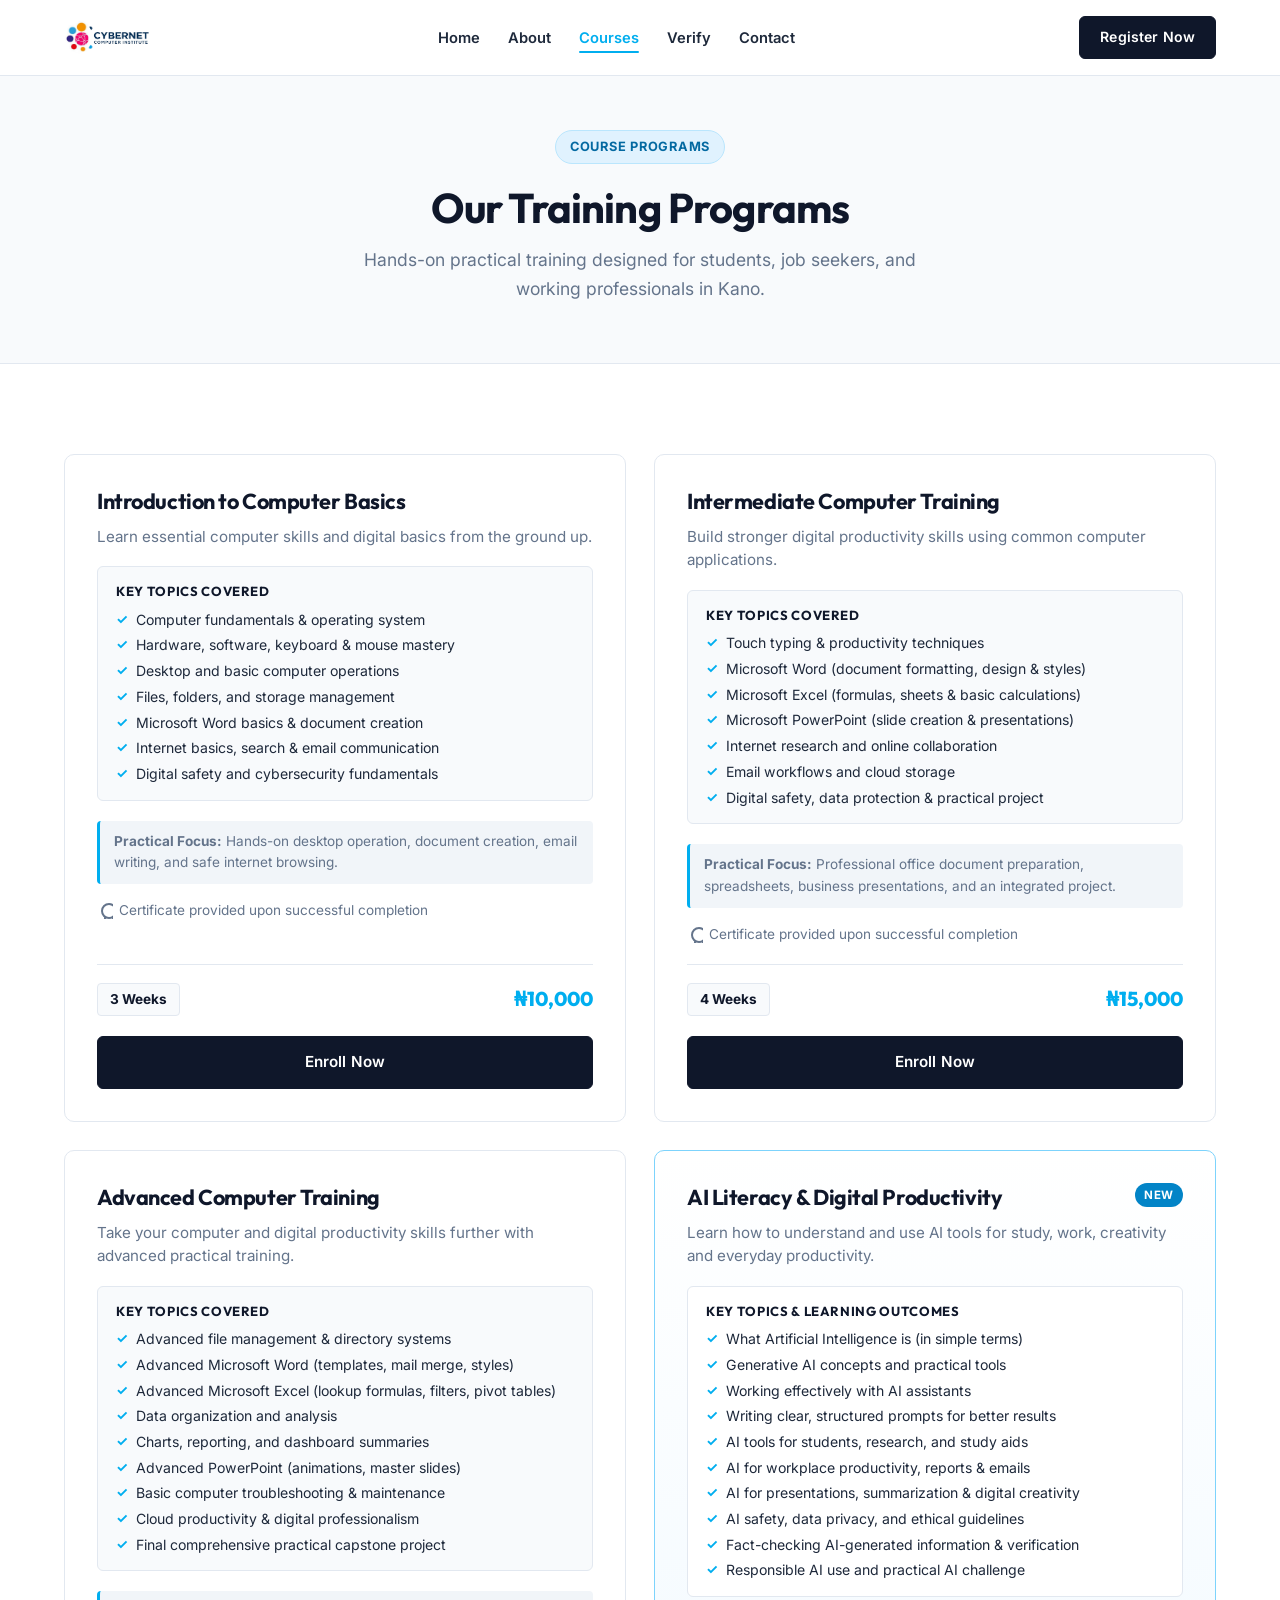
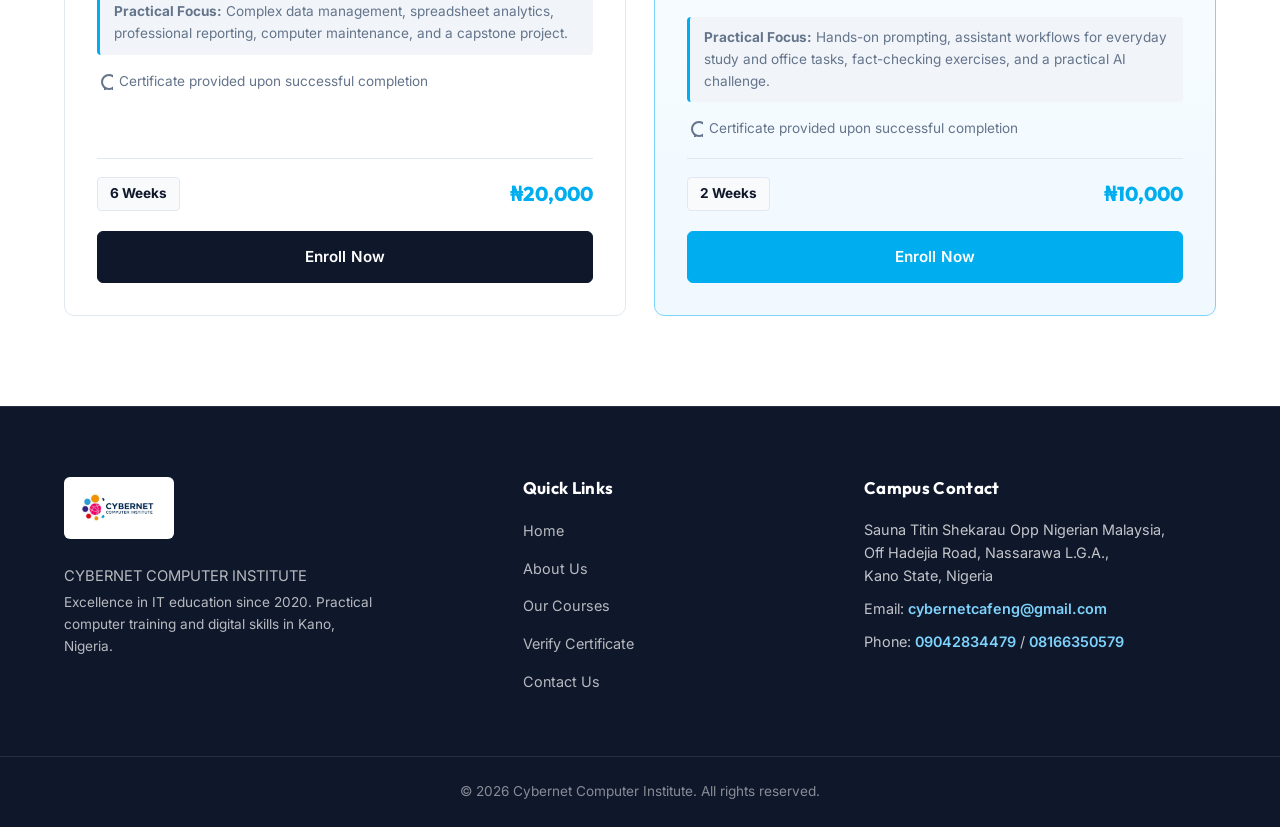
<file: courses.html>
<!DOCTYPE html>
<html lang="en">
<head>
    <meta charset="UTF-8">
    <meta name="viewport" content="width=device-width, initial-scale=1.0">
    <title>Our Courses | Cybernet Computer Institute</title>
    <meta name="description" content="Explore practical computer and AI training courses at Cybernet Computer Institute in Kano, Nigeria. From computer basics to digital productivity and AI literacy.">
    <link rel="preconnect" href="https://fonts.googleapis.com">
    <link rel="preconnect" href="https://fonts.gstatic.com" crossorigin>
    <link href="https://fonts.googleapis.com/css2?family=Inter:wght@400;500;600;700&family=Outfit:wght@500;600;700;800&display=swap" rel="stylesheet">
    <link rel="stylesheet" href="style.css">
</head>
<body>

    <!-- Navbar -->
    <nav class="navbar" id="main-navbar">
        <div class="container navbar-content">
            <div class="logo">
                <a href="index.html" class="logo-link">
                    <img src="static/logo.png" alt="Cybernet Computer Institute Logo" class="logo-img">
                </a>
            </div>
            <ul class="nav-links">
                <li><a href="index.html">Home</a></li>
                <li><a href="about.html">About</a></li>
                <li><a href="courses.html" class="active">Courses</a></li>
                <li><a href="verify.html">Verify</a></li>
                <li><a href="contact.html">Contact</a></li>
            </ul>
            <div class="nav-cta">
                <a href="register.html" class="btn btn-primary btn-sm">Register Now</a>
            </div>
            <!-- Mobile Menu Toggle Button -->
            <button class="mobile-menu-btn" id="mobile-menu-btn" aria-label="Toggle navigation menu" aria-expanded="false">
                <svg xmlns="http://www.w3.org/2000/svg" width="26" height="26" fill="none" stroke="currentColor"
                    stroke-width="2" stroke-linecap="round" stroke-linejoin="round">
                    <line x1="3" y1="12" x2="21" y2="12"></line>
                    <line x1="3" y1="6" x2="21" y2="6"></line>
                    <line x1="3" y1="18" x2="21" y2="18"></line>
                </svg>
            </button>
        </div>
    </nav>

    <!-- Mobile Navigation Drawer -->
    <div class="mobile-nav-drawer" id="mobile-nav-drawer">
        <div class="mobile-nav-links">
            <a href="index.html">Home</a>
            <a href="about.html">About Us</a>
            <a href="courses.html" class="active">Our Courses</a>
            <a href="verify.html">Verify Certificate</a>
            <a href="contact.html">Contact</a>
        </div>
        <a href="register.html" class="btn btn-primary btn-full">Register Now</a>
    </div>

    <!-- Page Header -->
    <header class="page-header">
        <div class="container">
            <span class="label">Course Programs</span>
            <h1>Our Training Programs</h1>
            <p>Hands-on practical training designed for students, job seekers, and working professionals in Kano.</p>
        </div>
    </header>

    <!-- Course Section -->
    <section class="courses">
        <div class="container">
            <div class="course-grid">
                
                <!-- Course 1: Introduction to Computer Basics -->
                <div class="course-card">
                    <div class="course-content">
                        <div class="course-header-row">
                            <h3>Introduction to Computer Basics</h3>
                        </div>
                        <p class="course-desc">Learn essential computer skills and digital basics from the ground up.</p>
                        
                        <div class="course-topics-container">
                            <h4>Key Topics Covered</h4>
                            <ul class="course-topics-list">
                                <li>Computer fundamentals & operating system</li>
                                <li>Hardware, software, keyboard & mouse mastery</li>
                                <li>Desktop and basic computer operations</li>
                                <li>Files, folders, and storage management</li>
                                <li>Microsoft Word basics & document creation</li>
                                <li>Internet basics, search & email communication</li>
                                <li>Digital safety and cybersecurity fundamentals</li>
                            </ul>
                        </div>

                        <div class="course-practical-focus">
                            <strong>Practical Focus:</strong> Hands-on desktop operation, document creation, email writing, and safe internet browsing.
                        </div>

                        <div class="course-cert-info">
                            <svg xmlns="http://www.w3.org/2000/svg" width="16" height="16" fill="none" stroke="currentColor" stroke-width="2" stroke-linecap="round" stroke-linejoin="round">
                                <circle cx="12" cy="8" r="7"></circle>
                                <polyline points="8.21 13.89 7 23 12 20 17 23 15.79 13.88"></polyline>
                            </svg>
                            <span>Certificate provided upon successful completion</span>
                        </div>

                        <div class="course-meta">
                            <span class="duration">3 Weeks</span>
                            <span class="price">₦10,000</span>
                        </div>
                        <a href="register.html?course=Introduction%20to%20Computer%20Basics" class="btn btn-primary btn-full" style="margin-top: 20px;">Enroll Now</a>
                    </div>
                </div>

                <!-- Course 2: Intermediate Computer Training -->
                <div class="course-card">
                    <div class="course-content">
                        <div class="course-header-row">
                            <h3>Intermediate Computer Training</h3>
                        </div>
                        <p class="course-desc">Build stronger digital productivity skills using common computer applications.</p>
                        
                        <div class="course-topics-container">
                            <h4>Key Topics Covered</h4>
                            <ul class="course-topics-list">
                                <li>Touch typing & productivity techniques</li>
                                <li>Microsoft Word (document formatting, design & styles)</li>
                                <li>Microsoft Excel (formulas, sheets & basic calculations)</li>
                                <li>Microsoft PowerPoint (slide creation & presentations)</li>
                                <li>Internet research and online collaboration</li>
                                <li>Email workflows and cloud storage</li>
                                <li>Digital safety, data protection & practical project</li>
                            </ul>
                        </div>

                        <div class="course-practical-focus">
                            <strong>Practical Focus:</strong> Professional office document preparation, spreadsheets, business presentations, and an integrated project.
                        </div>

                        <div class="course-cert-info">
                            <svg xmlns="http://www.w3.org/2000/svg" width="16" height="16" fill="none" stroke="currentColor" stroke-width="2" stroke-linecap="round" stroke-linejoin="round">
                                <circle cx="12" cy="8" r="7"></circle>
                                <polyline points="8.21 13.89 7 23 12 20 17 23 15.79 13.88"></polyline>
                            </svg>
                            <span>Certificate provided upon successful completion</span>
                        </div>

                        <div class="course-meta">
                            <span class="duration">4 Weeks</span>
                            <span class="price">₦15,000</span>
                        </div>
                        <a href="register.html?course=Intermediate%20Computer%20Training" class="btn btn-primary btn-full" style="margin-top: 20px;">Enroll Now</a>
                    </div>
                </div>

                <!-- Course 3: Advanced Computer Training -->
                <div class="course-card">
                    <div class="course-content">
                        <div class="course-header-row">
                            <h3>Advanced Computer Training</h3>
                        </div>
                        <p class="course-desc">Take your computer and digital productivity skills further with advanced practical training.</p>
                        
                        <div class="course-topics-container">
                            <h4>Key Topics Covered</h4>
                            <ul class="course-topics-list">
                                <li>Advanced file management & directory systems</li>
                                <li>Advanced Microsoft Word (templates, mail merge, styles)</li>
                                <li>Advanced Microsoft Excel (lookup formulas, filters, pivot tables)</li>
                                <li>Data organization and analysis</li>
                                <li>Charts, reporting, and dashboard summaries</li>
                                <li>Advanced PowerPoint (animations, master slides)</li>
                                <li>Basic computer troubleshooting & maintenance</li>
                                <li>Cloud productivity & digital professionalism</li>
                                <li>Final comprehensive practical capstone project</li>
                            </ul>
                        </div>

                        <div class="course-practical-focus">
                            <strong>Practical Focus:</strong> Complex data management, spreadsheet analytics, professional reporting, computer maintenance, and a capstone project.
                        </div>

                        <div class="course-cert-info">
                            <svg xmlns="http://www.w3.org/2000/svg" width="16" height="16" fill="none" stroke="currentColor" stroke-width="2" stroke-linecap="round" stroke-linejoin="round">
                                <circle cx="12" cy="8" r="7"></circle>
                                <polyline points="8.21 13.89 7 23 12 20 17 23 15.79 13.88"></polyline>
                            </svg>
                            <span>Certificate provided upon successful completion</span>
                        </div>

                        <div class="course-meta">
                            <span class="duration">6 Weeks</span>
                            <span class="price">₦20,000</span>
                        </div>
                        <a href="register.html?course=Advanced%20Computer%20Training" class="btn btn-primary btn-full" style="margin-top: 20px;">Enroll Now</a>
                    </div>
                </div>

                <!-- Course 4: AI Literacy & Digital Productivity -->
                <div class="course-card highlighted-course">
                    <div class="course-content">
                        <div class="course-header-row">
                            <h3>AI Literacy & Digital Productivity</h3>
                            <span class="badge-new">NEW</span>
                        </div>
                        <p class="course-desc">Learn how to understand and use AI tools for study, work, creativity and everyday productivity.</p>
                        
                        <div class="course-topics-container">
                            <h4>Key Topics & Learning Outcomes</h4>
                            <ul class="course-topics-list">
                                <li>What Artificial Intelligence is (in simple terms)</li>
                                <li>Generative AI concepts and practical tools</li>
                                <li>Working effectively with AI assistants</li>
                                <li>Writing clear, structured prompts for better results</li>
                                <li>AI tools for students, research, and study aids</li>
                                <li>AI for workplace productivity, reports & emails</li>
                                <li>AI for presentations, summarization & digital creativity</li>
                                <li>AI safety, data privacy, and ethical guidelines</li>
                                <li>Fact-checking AI-generated information & verification</li>
                                <li>Responsible AI use and practical AI challenge</li>
                            </ul>
                        </div>

                        <div class="course-practical-focus">
                            <strong>Practical Focus:</strong> Hands-on prompting, assistant workflows for everyday study and office tasks, fact-checking exercises, and a practical AI challenge.
                        </div>

                        <div class="course-cert-info">
                            <svg xmlns="http://www.w3.org/2000/svg" width="16" height="16" fill="none" stroke="currentColor" stroke-width="2" stroke-linecap="round" stroke-linejoin="round">
                                <circle cx="12" cy="8" r="7"></circle>
                                <polyline points="8.21 13.89 7 23 12 20 17 23 15.79 13.88"></polyline>
                            </svg>
                            <span>Certificate provided upon successful completion</span>
                        </div>

                        <div class="course-meta">
                            <span class="duration">2 Weeks</span>
                            <span class="price">₦10,000</span>
                        </div>
                        <a href="register.html?course=AI%20Literacy%20%26%20Digital%20Productivity" class="btn btn-accent btn-full" style="margin-top: 20px;">Enroll Now</a>
                    </div>
                </div>

            </div>
        </div>
    </section>

    <!-- Footer -->
    <footer class="footer">
        <div class="container footer-content">
            <div class="footer-info">
                <div class="logo-box">
                    <img src="static/logo.png" alt="Cybernet Computer Institute Logo" class="logo-img">
                </div>
                <p>CYBERNET COMPUTER INSTITUTE</p>
                <p style="font-size: 0.85rem; margin-top: 4px;">Excellence in IT education since 2020. Practical computer training and digital skills in Kano, Nigeria.</p>
            </div>
            <div class="footer-links">
                <h4>Quick Links</h4>
                <ul>
                    <li><a href="index.html">Home</a></li>
                    <li><a href="about.html">About Us</a></li>
                    <li><a href="courses.html">Our Courses</a></li>
                    <li><a href="verify.html">Verify Certificate</a></li>
                    <li><a href="contact.html">Contact Us</a></li>
                </ul>
            </div>
            <div class="footer-contact">
                <h4>Campus Contact</h4>
                <p>
                    Sauna Titin Shekarau Opp Nigerian Malaysia,<br>
                    Off Hadejia Road, Nassarawa L.G.A.,<br>
                    Kano State, Nigeria
                </p>
                <p>Email: <a href="mailto:cybernetcafeng@gmail.com">cybernetcafeng@gmail.com</a></p>
                <p>Phone: <a href="tel:09042834479">09042834479</a> / <a href="tel:08166350579">08166350579</a></p>
            </div>
        </div>
        <div class="footer-bottom">
            <div class="container">
                <p>&copy; 2026 Cybernet Computer Institute. All rights reserved.</p>
            </div>
        </div>
    </footer>

    <script src="script.js"></script>
</body>
</html>
</file>
<file: style.css>
/* 
    CYBERNET COMPUTER INSTITUTE - Official Stylesheet
    Theme: Professional, Practical, Educational, Modern, Trustworthy
*/

:root {
    /* Brand Palette */
    --primary-navy: #0F172A;   /* Deep Navy */
    --navy-light: #1E293B;     /* Slate Navy */
    --logo-blue: #00AEEF;      /* Cybernet Blue Accent */
    --blue-hover: #0096ce;     /* Blue Hover */
    --blue-soft: #E0F2FE;      /* Soft Light Blue Tint */
    --blue-border: #BAE6FD;    /* Border Blue */
    --accent-emerald: #10B981; /* Success / Verification */
    
    --bg-white: #FFFFFF;
    --bg-light: #F8FAFC;       /* Warm soft gray */
    --bg-alt: #F1F5F9;         /* Slate background */
    --text-main: #1E293B;      /* Primary text */
    --text-muted: #64748B;     /* Secondary text */
    --border-color: #E2E8F0;
    --white: #FFFFFF;
    
    /* Typography System */
    --font-main: 'Inter', system-ui, -apple-system, sans-serif;
    --font-heading: 'Outfit', sans-serif;
    
    /* Spacing & Utilities */
    --section-padding: 90px 0;
    --section-padding-sm: 60px 0;
    --container-width: 1200px;
    --radius-sm: 6px;
    --radius-md: 10px;
    --radius-lg: 16px;
    --shadow-sm: 0 1px 3px rgba(0,0,0,0.06);
    --shadow-md: 0 4px 6px -1px rgba(0,0,0,0.07), 0 2px 4px -1px rgba(0,0,0,0.04);
    --shadow-lg: 0 12px 24px -4px rgba(15, 23, 42, 0.08);
}

/* Base Styles */
* {
    margin: 0;
    padding: 0;
    box-sizing: border-box;
}

html {
    scroll-behavior: smooth;
    font-size: 16px;
}

body {
    font-family: var(--font-main);
    color: var(--text-main);
    line-height: 1.6;
    background-color: var(--bg-white);
    overflow-x: hidden;
    -webkit-font-smoothing: antialiased;
}

h1, h2, h3, h4, h5, h6 {
    font-family: var(--font-heading);
    color: var(--primary-navy);
    line-height: 1.25;
    font-weight: 700;
    letter-spacing: -0.02em;
}

a {
    text-decoration: none;
    color: inherit;
    transition: color 0.2s ease, background-color 0.2s ease, border-color 0.2s ease, transform 0.2s ease;
}

ul {
    list-style: none;
}

img {
    max-width: 100%;
    display: block;
}

.container {
    max-width: var(--container-width);
    margin: 0 auto;
    padding: 0 24px;
}

/* Buttons */
.btn {
    display: inline-flex;
    align-items: center;
    justify-content: center;
    padding: 13px 28px;
    border-radius: var(--radius-sm);
    font-weight: 600;
    font-size: 0.95rem;
    cursor: pointer;
    transition: all 0.25s ease;
    border: 1.5px solid transparent;
    font-family: var(--font-main);
    letter-spacing: 0.01em;
    gap: 8px;
    text-align: center;
}

.btn-sm {
    padding: 9px 20px;
    font-size: 0.88rem;
}

.btn-primary {
    background-color: var(--primary-navy);
    color: var(--white);
    border-color: var(--primary-navy);
}

.btn-primary:hover {
    background-color: var(--navy-light);
    border-color: var(--navy-light);
    transform: translateY(-1px);
    box-shadow: var(--shadow-md);
}

.btn-accent {
    background-color: var(--logo-blue);
    color: var(--white);
    border-color: var(--logo-blue);
}

.btn-accent:hover {
    background-color: var(--blue-hover);
    border-color: var(--blue-hover);
    transform: translateY(-1px);
    box-shadow: 0 4px 12px rgba(0, 174, 239, 0.25);
}

.btn-outline {
    background-color: transparent;
    border-color: var(--border-color);
    color: var(--primary-navy);
}

.btn-outline:hover {
    background-color: var(--bg-light);
    border-color: var(--primary-navy);
    color: var(--primary-navy);
}

.btn-outline-white {
    background-color: transparent;
    border-color: rgba(255, 255, 255, 0.4);
    color: var(--white);
}

.btn-outline-white:hover {
    background-color: rgba(255, 255, 255, 0.1);
    border-color: var(--white);
}

.btn-full {
    width: 100%;
}

/* Badges & Labels */
.label {
    display: inline-flex;
    align-items: center;
    gap: 6px;
    padding: 6px 14px;
    background-color: var(--blue-soft);
    color: #0369A1;
    font-size: 0.8rem;
    font-weight: 700;
    text-transform: uppercase;
    letter-spacing: 0.06em;
    border-radius: 20px;
    margin-bottom: 18px;
    border: 1px solid var(--blue-border);
}

.badge-new {
    display: inline-flex;
    align-items: center;
    background-color: #0284C7;
    color: #ffffff;
    font-size: 0.72rem;
    font-weight: 700;
    text-transform: uppercase;
    letter-spacing: 0.06em;
    padding: 3px 9px;
    border-radius: 12px;
    white-space: nowrap;
}

/* Navbar */
.navbar {
    position: fixed;
    top: 0;
    left: 0;
    width: 100%;
    height: 76px;
    background-color: rgba(255, 255, 255, 0.98);
    backdrop-filter: blur(8px);
    z-index: 1000;
    display: flex;
    align-items: center;
    border-bottom: 1px solid var(--border-color);
    transition: box-shadow 0.3s ease;
}

.navbar.scrolled {
    box-shadow: var(--shadow-sm);
}

.navbar-content {
    display: flex;
    justify-content: space-between;
    align-items: center;
    width: 100%;
}

.logo {
    display: flex;
    align-items: center;
}

.logo-link {
    display: flex;
    align-items: center;
    gap: 12px;
}

.logo-img {
    height: 48px;
    width: auto;
    object-fit: contain;
}

.logo-text {
    font-family: var(--font-heading);
    font-size: 1.1rem;
    font-weight: 800;
    color: var(--primary-navy);
    line-height: 1.15;
    letter-spacing: -0.01em;
}

.logo-text span {
    display: block;
    font-size: 0.75rem;
    font-weight: 600;
    color: var(--text-muted);
    letter-spacing: 0.04em;
    text-transform: uppercase;
}

.nav-links {
    display: flex;
    gap: 28px;
    align-items: center;
}

.nav-links a {
    font-size: 0.92rem;
    font-weight: 600;
    color: var(--text-main);
    padding: 6px 0;
    position: relative;
}

.nav-links a:hover,
.nav-links a.active {
    color: var(--logo-blue);
}

.nav-links a.active::after {
    content: '';
    position: absolute;
    bottom: 0;
    left: 0;
    width: 100%;
    height: 2px;
    background-color: var(--logo-blue);
    border-radius: 2px;
}

.nav-cta {
    display: flex;
    align-items: center;
    gap: 12px;
}

/* Mobile Menu Toggle Button */
.mobile-menu-btn {
    display: none;
    background: transparent;
    border: none;
    cursor: pointer;
    padding: 8px;
    color: var(--primary-navy);
    border-radius: var(--radius-sm);
}

.mobile-menu-btn:focus {
    outline: 2px solid var(--logo-blue);
}

/* Mobile Nav Drawer */
.mobile-nav-drawer {
    display: none;
    position: fixed;
    top: 76px;
    left: 0;
    width: 100%;
    background-color: var(--white);
    border-bottom: 1px solid var(--border-color);
    padding: 20px 24px 28px;
    box-shadow: var(--shadow-lg);
    z-index: 999;
}

.mobile-nav-drawer.active {
    display: block;
    animation: slideDown 0.25s ease-out;
}

@keyframes slideDown {
    from { opacity: 0; transform: translateY(-8px); }
    to { opacity: 1; transform: translateY(0); }
}

.mobile-nav-links {
    display: flex;
    flex-direction: column;
    gap: 14px;
    margin-bottom: 20px;
}

.mobile-nav-links a {
    font-size: 1rem;
    font-weight: 600;
    color: var(--text-main);
    padding: 8px 0;
    border-bottom: 1px solid var(--bg-light);
}

.mobile-nav-links a.active {
    color: var(--logo-blue);
    font-weight: 700;
}

/* Hero Section */
.hero {
    padding: 140px 0 80px;
    background: linear-gradient(180deg, #FFFFFF 0%, #F8FAFC 100%);
    position: relative;
    border-bottom: 1px solid var(--border-color);
}

.hero-content {
    display: grid;
    grid-template-columns: 1.15fr 0.85fr;
    gap: 48px;
    align-items: center;
}

.hero-text h1 {
    font-size: 3.3rem;
    margin-bottom: 18px;
    color: var(--primary-navy);
    letter-spacing: -0.03em;
    font-weight: 800;
}

.hero-text p.hero-lead {
    font-size: 1.15rem;
    color: var(--text-muted);
    margin-bottom: 18px;
    max-width: 540px;
    line-height: 1.6;
}

.hero-pills {
    display: flex;
    flex-wrap: wrap;
    gap: 8px 16px;
    margin-bottom: 32px;
    font-size: 0.9rem;
    font-weight: 600;
    color: var(--primary-navy);
}

.hero-pills span {
    display: inline-flex;
    align-items: center;
    gap: 6px;
}

.hero-pills span::before {
    content: "•";
    color: var(--logo-blue);
    font-size: 1.2rem;
}

.hero-pills span:first-child::before {
    display: none;
}

.hero-btns {
    display: flex;
    gap: 16px;
    flex-wrap: wrap;
}

/* Hero Visual Card */
.hero-visual-card {
    background: var(--white);
    border: 1px solid var(--border-color);
    border-radius: var(--radius-lg);
    box-shadow: var(--shadow-lg);
    padding: 28px;
    position: relative;
}

.hero-visual-header {
    display: flex;
    align-items: center;
    gap: 12px;
    margin-bottom: 20px;
    padding-bottom: 16px;
    border-bottom: 1px solid var(--border-color);
}

.hero-visual-icon {
    width: 44px;
    height: 44px;
    border-radius: 10px;
    background-color: var(--blue-soft);
    color: var(--logo-blue);
    display: flex;
    align-items: center;
    justify-content: center;
    font-size: 1.25rem;
    font-weight: 700;
}

.hero-visual-header-text h3 {
    font-size: 1.1rem;
    margin-bottom: 2px;
}

.hero-visual-header-text p {
    font-size: 0.85rem;
    color: var(--text-muted);
}

.hero-features-list {
    display: grid;
    grid-template-columns: 1fr;
    gap: 12px;
    margin-bottom: 20px;
}

.hero-feature-item {
    display: flex;
    align-items: flex-start;
    gap: 12px;
    padding: 10px 14px;
    background: var(--bg-light);
    border-radius: var(--radius-sm);
    border-left: 3px solid var(--logo-blue);
}

.hero-feature-item svg {
    color: var(--logo-blue);
    flex-shrink: 0;
    margin-top: 2px;
}

.hero-feature-item-text h4 {
    font-size: 0.92rem;
    margin-bottom: 2px;
}

.hero-feature-item-text p {
    font-size: 0.82rem;
    color: var(--text-muted);
}

.hero-campus-badge {
    display: flex;
    align-items: center;
    gap: 8px;
    font-size: 0.82rem;
    color: var(--text-muted);
    padding-top: 14px;
    border-top: 1px dashed var(--border-color);
}

/* Page Header */
.page-header {
    padding: 130px 0 60px;
    background-color: var(--bg-light);
    text-align: center;
    border-bottom: 1px solid var(--border-color);
}

.page-header h1 {
    font-size: 2.6rem;
    margin-bottom: 12px;
}

.page-header p {
    color: var(--text-muted);
    font-size: 1.1rem;
    max-width: 600px;
    margin: 0 auto;
}

/* Trust / Statistics Section (Non-fabricated, authentic claims) */
.trust-strip {
    padding: 50px 0;
    background-color: var(--primary-navy);
    color: var(--white);
}

.trust-grid {
    display: grid;
    grid-template-columns: repeat(4, 1fr);
    gap: 24px;
    text-align: center;
}

.trust-item {
    padding: 10px 16px;
    border-right: 1px solid rgba(255, 255, 255, 0.1);
}

.trust-item:last-child {
    border-right: none;
}

.trust-title {
    font-family: var(--font-heading);
    font-size: 1.25rem;
    font-weight: 700;
    color: var(--white);
    margin-bottom: 4px;
    display: flex;
    align-items: center;
    justify-content: center;
    gap: 8px;
}

.trust-title svg {
    color: var(--logo-blue);
}

.trust-desc {
    font-size: 0.85rem;
    color: rgba(255, 255, 255, 0.7);
    line-height: 1.4;
}

/* Section Common Header */
.section-header {
    text-align: center;
    margin-bottom: 50px;
}

.section-header h2 {
    font-size: 2.4rem;
    margin-bottom: 12px;
}

.section-header p {
    color: var(--text-muted);
    font-size: 1.05rem;
    max-width: 620px;
    margin: 0 auto;
}

/* Feature Section */
.features {
    padding: var(--section-padding);
}

.feature-grid {
    display: grid;
    grid-template-columns: repeat(4, 1fr);
    gap: 24px;
}

.feature-card {
    padding: 32px 24px;
    background-color: var(--white);
    border: 1px solid var(--border-color);
    border-radius: var(--radius-md);
    transition: transform 0.25s ease, box-shadow 0.25s ease, border-color 0.25s ease;
    display: flex;
    flex-direction: column;
}

.feature-card:hover {
    transform: translateY(-4px);
    box-shadow: var(--shadow-md);
    border-color: var(--logo-blue);
}

.feature-icon {
    width: 48px;
    height: 48px;
    background-color: var(--blue-soft);
    color: var(--logo-blue);
    display: flex;
    align-items: center;
    justify-content: center;
    border-radius: 8px;
    margin-bottom: 20px;
}

.feature-card h3 {
    font-size: 1.2rem;
    margin-bottom: 10px;
}

.feature-card p {
    color: var(--text-muted);
    font-size: 0.92rem;
    line-height: 1.55;
}

/* How It Works (4 Steps) */
.how-it-works {
    padding: var(--section-padding);
    background-color: var(--bg-light);
    border-top: 1px solid var(--border-color);
    border-bottom: 1px solid var(--border-color);
}

.steps-grid {
    display: grid;
    grid-template-columns: repeat(4, 1fr);
    gap: 24px;
}

.step-card {
    background: var(--white);
    border: 1px solid var(--border-color);
    border-radius: var(--radius-md);
    padding: 30px 22px;
    position: relative;
}

.step-num {
    font-family: var(--font-heading);
    font-size: 1.6rem;
    font-weight: 800;
    color: var(--logo-blue);
    margin-bottom: 12px;
    line-height: 1;
}

.step-card h3 {
    font-size: 1.15rem;
    margin-bottom: 8px;
}

.step-card p {
    font-size: 0.9rem;
    color: var(--text-muted);
    line-height: 1.5;
}

/* Courses Section */
.courses {
    padding: var(--section-padding);
    background-color: var(--white);
}

.course-grid {
    display: grid;
    grid-template-columns: repeat(2, 1fr);
    gap: 28px;
}

.course-card {
    background-color: var(--white);
    border: 1.5px solid var(--border-color);
    border-radius: var(--radius-md);
    overflow: hidden;
    transition: transform 0.25s ease, box-shadow 0.25s ease, border-color 0.25s ease;
    display: flex;
    flex-direction: column;
}

.course-card:hover {
    box-shadow: var(--shadow-lg);
    transform: translateY(-3px);
    border-color: #93C5FD;
}

.course-card.highlighted-course {
    border-color: #7DD3FC;
    background: linear-gradient(180deg, #FFFFFF 0%, #F0F9FF 100%);
}

.course-content {
    padding: 32px;
    flex: 1;
    display: flex;
    flex-direction: column;
}

.course-header-row {
    display: flex;
    align-items: flex-start;
    justify-content: space-between;
    gap: 12px;
    margin-bottom: 10px;
}

.course-card h3 {
    font-size: 1.35rem;
    margin-bottom: 0;
    line-height: 1.3;
}

.course-card p.course-desc {
    color: var(--text-muted);
    margin-bottom: 18px;
    font-size: 0.95rem;
    line-height: 1.55;
}

.course-topics-container {
    margin-bottom: 20px;
    background: var(--bg-light);
    border-radius: var(--radius-sm);
    padding: 16px 18px;
    border: 1px solid var(--border-color);
}

.course-card.highlighted-course .course-topics-container {
    background: #FFFFFF;
}

.course-topics-container h4 {
    font-size: 0.82rem;
    text-transform: uppercase;
    letter-spacing: 0.05em;
    color: var(--primary-navy);
    margin-bottom: 10px;
    font-weight: 700;
}

.course-topics-list {
    display: grid;
    grid-template-columns: 1fr;
    gap: 6px;
    padding-left: 0;
    list-style: none;
}

.course-topics-list li {
    font-size: 0.88rem;
    color: var(--text-main);
    display: flex;
    align-items: flex-start;
    gap: 8px;
    line-height: 1.4;
}

.course-topics-list li::before {
    content: "✓";
    color: var(--logo-blue);
    font-weight: 700;
    font-size: 0.85rem;
}

.course-practical-focus {
    font-size: 0.85rem;
    color: var(--text-muted);
    margin-bottom: 16px;
    padding: 10px 14px;
    background: #f1f5f9;
    border-left: 3px solid var(--logo-blue);
    border-radius: 4px;
}

.course-cert-info {
    font-size: 0.85rem;
    color: var(--text-muted);
    margin-bottom: 18px;
    display: flex;
    align-items: center;
    gap: 6px;
}

.course-meta {
    display: flex;
    justify-content: space-between;
    align-items: center;
    padding-top: 18px;
    border-top: 1px solid var(--border-color);
    margin-top: auto;
}

.duration {
    font-size: 0.85rem;
    font-weight: 700;
    color: var(--primary-navy);
    background-color: var(--bg-light);
    padding: 5px 12px;
    border-radius: 4px;
    border: 1px solid var(--border-color);
}

.price {
    font-size: 1.25rem;
    font-weight: 800;
    color: var(--logo-blue);
    font-family: var(--font-heading);
}

/* AI Literacy Feature Section */
.ai-feature-section {
    padding: var(--section-padding);
    background: linear-gradient(135deg, #0F172A 0%, #1E293B 100%);
    color: var(--white);
    position: relative;
    overflow: hidden;
}

.ai-feature-content {
    display: grid;
    grid-template-columns: 1.2fr 0.8fr;
    gap: 48px;
    align-items: center;
}

.ai-feature-text h2 {
    color: var(--white);
    font-size: 2.3rem;
    margin-bottom: 14px;
}

.ai-feature-text p.ai-lead {
    font-size: 1.1rem;
    color: rgba(255, 255, 255, 0.8);
    margin-bottom: 24px;
    line-height: 1.6;
}

.ai-pill-tags {
    display: flex;
    flex-wrap: wrap;
    gap: 8px;
    margin-bottom: 30px;
}

.ai-pill-tag {
    background: rgba(255, 255, 255, 0.1);
    color: #E0F2FE;
    border: 1px solid rgba(255, 255, 255, 0.15);
    padding: 5px 12px;
    border-radius: 20px;
    font-size: 0.82rem;
    font-weight: 600;
}

.ai-feature-card {
    background: rgba(255, 255, 255, 0.06);
    border: 1px solid rgba(255, 255, 255, 0.15);
    border-radius: var(--radius-lg);
    padding: 32px;
    text-align: left;
}

.ai-card-badge {
    display: inline-block;
    background: var(--logo-blue);
    color: var(--white);
    font-size: 0.75rem;
    font-weight: 700;
    text-transform: uppercase;
    letter-spacing: 0.08em;
    padding: 4px 10px;
    border-radius: 4px;
    margin-bottom: 16px;
}

.ai-feature-card h3 {
    color: var(--white);
    font-size: 1.35rem;
    margin-bottom: 16px;
}

.ai-spec-grid {
    display: grid;
    grid-template-columns: 1fr 1fr;
    gap: 16px;
    margin-bottom: 24px;
    padding-bottom: 20px;
    border-bottom: 1px solid rgba(255, 255, 255, 0.1);
}

.ai-spec-item {
    font-size: 0.85rem;
    color: rgba(255, 255, 255, 0.7);
}

.ai-spec-item strong {
    display: block;
    color: var(--white);
    font-size: 1.15rem;
    margin-top: 2px;
}

/* Final CTA Section */
.final-cta {
    padding: 80px 0;
    background-color: var(--bg-light);
    border-top: 1px solid var(--border-color);
    text-align: center;
}

.final-cta-box {
    max-width: 680px;
    margin: 0 auto;
}

.final-cta h2 {
    font-size: 2.3rem;
    margin-bottom: 12px;
}

.final-cta p {
    font-size: 1.1rem;
    color: var(--text-muted);
    margin-bottom: 30px;
}

.final-cta-btns {
    display: flex;
    justify-content: center;
    gap: 16px;
    flex-wrap: wrap;
}

/* Systems (Registration & Verification) */
.system-container {
    max-width: 640px;
    margin: 0 auto;
    padding: 48px;
    background: var(--white);
    border-radius: var(--radius-lg);
    box-shadow: var(--shadow-lg);
    border: 1px solid var(--border-color);
}

.form-group {
    margin-bottom: 24px;
}

.form-group label {
    display: block;
    font-size: 0.88rem;
    font-weight: 700;
    color: var(--primary-navy);
    margin-bottom: 8px;
}

.form-group input,
.form-group select,
.form-group textarea {
    width: 100%;
    padding: 13px 16px;
    border: 1.5px solid var(--border-color);
    border-radius: var(--radius-sm);
    font-family: var(--font-main);
    font-size: 0.95rem;
    transition: border-color 0.2s ease, box-shadow 0.2s ease;
    background-color: var(--white);
    color: var(--text-main);
}

.form-group input:focus,
.form-group select:focus,
.form-group textarea:focus {
    outline: none;
    border-color: var(--logo-blue);
    box-shadow: 0 0 0 3px rgba(0, 174, 239, 0.15);
}

/* Course Selected Detail Box in Registration */
.course-selected-box {
    background: var(--bg-light);
    border: 1.5px solid var(--border-color);
    border-left: 4px solid var(--logo-blue);
    border-radius: var(--radius-sm);
    padding: 16px 18px;
    margin-top: 12px;
    transition: all 0.25s ease;
}

.course-selected-box.hidden {
    display: none;
}

.course-selected-header {
    display: flex;
    justify-content: space-between;
    align-items: center;
    margin-bottom: 6px;
    flex-wrap: wrap;
    gap: 8px;
}

.course-selected-title {
    font-weight: 700;
    color: var(--primary-navy);
    font-size: 0.98rem;
}

.course-selected-meta {
    display: flex;
    gap: 16px;
    font-size: 0.88rem;
    margin-top: 4px;
}

.course-selected-meta span {
    font-weight: 600;
}

.course-selected-desc {
    font-size: 0.85rem;
    color: var(--text-muted);
    margin-top: 6px;
    line-height: 1.45;
}

.result-box {
    margin-top: 30px;
    padding: 24px;
    border-radius: var(--radius-md);
    background-color: var(--bg-light);
    border: 1px solid var(--border-color);
    display: none;
}

.result-box.active {
    display: block;
    animation: fadeIn 0.4s ease;
}

@keyframes fadeIn {
    from { opacity: 0; transform: translateY(8px); }
    to { opacity: 1; transform: translateY(0); }
}

/* Verification Result Card styles */
.verification-card {
    background: var(--white);
    border-radius: var(--radius-md);
    border: 1px solid var(--border-color);
    box-shadow: var(--shadow-sm);
    padding: 24px;
    text-align: left;
}

.verification-badge {
    display: inline-flex;
    align-items: center;
    background: rgba(16, 185, 129, 0.1);
    color: #059669;
    font-weight: 700;
    font-size: 0.88rem;
    padding: 6px 14px;
    border-radius: 20px;
    margin-bottom: 20px;
    border: 1px solid rgba(16, 185, 129, 0.25);
}

.verification-grid {
    display: grid;
    grid-template-columns: repeat(2, 1fr);
    gap: 16px;
    margin-bottom: 24px;
}

.grid-item {
    display: flex;
    flex-direction: column;
    padding: 12px;
    background: var(--bg-light);
    border-radius: var(--radius-sm);
    border-left: 3px solid var(--logo-blue);
}

.grid-label {
    font-size: 0.78rem;
    text-transform: uppercase;
    color: var(--text-muted);
    font-weight: 700;
    margin-bottom: 4px;
    letter-spacing: 0.04em;
}

.grid-val {
    font-size: 1.05rem;
    color: var(--primary-navy);
    font-weight: 700;
}

.verification-actions {
    display: flex;
    gap: 12px;
    flex-wrap: wrap;
}

.verification-actions .btn {
    flex: 1;
    min-width: 140px;
}

/* Footer */
.footer {
    background-color: var(--primary-navy);
    color: var(--white);
    padding: 70px 0 0;
    border-top: 1px solid rgba(255, 255, 255, 0.1);
}

.footer-content {
    display: grid;
    grid-template-columns: 1.4fr 1fr 1.2fr;
    gap: 48px;
    margin-bottom: 50px;
}

.footer-info .logo-box {
    background-color: #FFFFFF;
    padding: 10px 16px;
    border-radius: var(--radius-sm);
    display: inline-block;
    margin-bottom: 18px;
}

.footer-info .logo-img {
    height: 42px;
    width: auto;
}

.footer-info p {
    color: rgba(255, 255, 255, 0.7);
    font-size: 0.92rem;
    line-height: 1.6;
    max-width: 320px;
}

.footer h4 {
    color: var(--white);
    font-size: 1.05rem;
    margin-bottom: 20px;
    font-weight: 700;
    letter-spacing: 0.02em;
}

.footer-links ul li {
    margin-bottom: 12px;
}

.footer-links ul li a {
    color: rgba(255, 255, 255, 0.7);
    font-size: 0.9rem;
}

.footer-links ul li a:hover {
    color: var(--logo-blue);
    padding-left: 4px;
}

.footer-contact p {
    color: rgba(255, 255, 255, 0.75);
    font-size: 0.9rem;
    line-height: 1.6;
    margin-bottom: 10px;
}

.footer-contact a {
    color: #7DD3FC;
    font-weight: 600;
}

.footer-contact a:hover {
    color: var(--white);
    text-decoration: underline;
}

.footer-bottom {
    padding: 24px 0;
    border-top: 1px solid rgba(255, 255, 255, 0.1);
    text-align: center;
    font-size: 0.85rem;
    color: rgba(255, 255, 255, 0.5);
}

/* Admin Dashboard Styles */
.admin-body { background-color: var(--bg-light); }
.dashboard-header { display: flex; justify-content: space-between; align-items: center; margin-bottom: 30px; flex-wrap: wrap; gap: 20px; }
.dashboard-tabs { display: flex; gap: 8px; background: var(--white); padding: 4px; border-radius: var(--radius-sm); border: 1px solid var(--border-color); }
.tab-btn { background: transparent; border: none; padding: 10px 18px; font-family: var(--font-main); font-weight: 600; color: var(--text-muted); cursor: pointer; border-radius: 4px; transition: all 0.25s ease; font-size: 0.9rem; }
.tab-btn:hover { color: var(--primary-navy); }
.tab-btn.active { background: var(--bg-light); color: var(--primary-navy); box-shadow: var(--shadow-sm); }
.dashboard-panel { background: var(--white); border-radius: var(--radius-md); box-shadow: var(--shadow-sm); border: 1px solid var(--border-color); padding: 28px; display: none; }
.dashboard-panel.active { display: block; animation: fadeIn 0.3s ease; }
.panel-header { display: flex; justify-content: space-between; align-items: center; margin-bottom: 20px; }
.panel-header h3 { font-size: 1.3rem; margin: 0; }
.table-responsive { overflow-x: auto; }
.admin-table { width: 100%; border-collapse: collapse; min-width: 750px; }
.admin-table th, .admin-table td { padding: 14px 16px; text-align: left; border-bottom: 1px solid var(--border-color); font-size: 0.92rem; color: var(--text-main); }
.admin-table th { font-weight: 700; color: var(--text-muted); text-transform: uppercase; font-size: 0.78rem; letter-spacing: 0.05em; background: var(--bg-light); }
.admin-table tr:hover td { background-color: rgba(0, 174, 239, 0.02); }
.status-badge { display: inline-block; padding: 4px 10px; border-radius: 20px; font-size: 0.78rem; font-weight: 700; }
.status-valid { background-color: rgba(16, 185, 129, 0.12); color: #059669; }

/* Responsive Media Queries */
@media (max-width: 1024px) {
    .hero-content {
        grid-template-columns: 1fr;
        gap: 40px;
    }
    .hero-text {
        text-align: left;
    }
    .hero-text h1 {
        font-size: 2.8rem;
    }
    .feature-grid, .steps-grid {
        grid-template-columns: repeat(2, 1fr);
    }
    .ai-feature-content {
        grid-template-columns: 1fr;
        gap: 36px;
    }
    .footer-content {
        grid-template-columns: 1fr 1fr;
        gap: 40px;
    }
}

@media (max-width: 768px) {
    :root {
        --section-padding: 60px 0;
    }
    .nav-links, .nav-cta {
        display: none;
    }
    .mobile-menu-btn {
        display: inline-flex;
    }
    .hero {
        padding: 110px 0 60px;
    }
    .hero-text h1 {
        font-size: 2.3rem;
    }
    .trust-grid {
        grid-template-columns: repeat(2, 1fr);
        gap: 20px;
    }
    .trust-item {
        border-right: none;
        border-bottom: 1px solid rgba(255, 255, 255, 0.1);
        padding-bottom: 16px;
    }
    .trust-item:nth-child(3),
    .trust-item:nth-child(4) {
        border-bottom: none;
    }
    .course-grid {
        grid-template-columns: 1fr;
    }
    .feature-grid, .steps-grid {
        grid-template-columns: 1fr;
    }
    .verification-grid {
        grid-template-columns: 1fr;
    }
    .footer-content {
        grid-template-columns: 1fr;
        gap: 36px;
    }
    .system-container {
        padding: 32px 20px;
    }
}

@media (max-width: 480px) {
    .hero-text h1 {
        font-size: 2rem;
    }
    .trust-grid {
        grid-template-columns: 1fr;
    }
    .hero-btns, .final-cta-btns {
        flex-direction: column;
        width: 100%;
    }
    .btn {
        width: 100%;
    }
    .course-content {
        padding: 24px 20px;
    }
}
</file>
